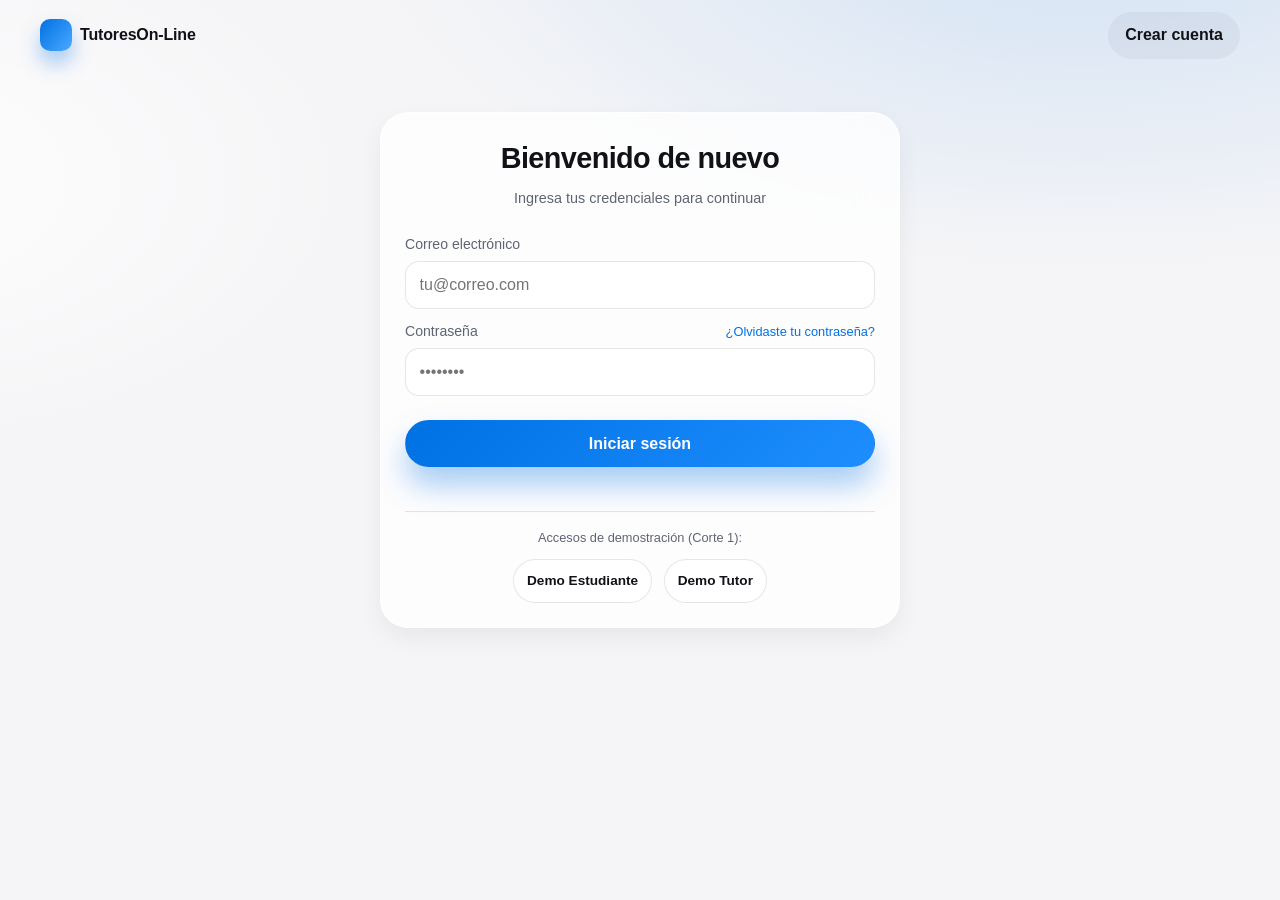
<file: pages/auth/login.html>
<!DOCTYPE html>
<html lang="es">
<head>
  <meta charset="UTF-8" />
  <meta name="viewport" content="width=device-width, initial-scale=1.0, maximum-scale=5.0" />
  <title>Iniciar Sesión | TutoresOn-Line</title>
  <!-- Favicon de anthropic.com -->
  <link rel="icon" type="image/x-icon" href="https://anthropic.com/favicon.ico">
  <link rel="icon" type="image/png" sizes="32x32"
    href="https://www.google.com/s2/favicons?domain=anthropic.com&sz=64">
  <link rel="apple-touch-icon" sizes="180x180"
    href="https://www.google.com/s2/favicons?domain=anthropic.com&sz=180">
  <link rel="stylesheet" href="../../assets/css/base.css" />
  <link rel="stylesheet" href="../../assets/css/layout.css" />
  <link rel="stylesheet" href="../../assets/css/components.css" />
  <link rel="stylesheet" href="../../assets/css/pages/app.css" />
</head>
<body>
  <!-- Auth wrapper: centers login UI and keeps visual consistency across auth pages -->
  <div class="auth-wrapper">
    <!-- Minimal top bar with brand and registration shortcut -->
    <header class="site-header" style="position: absolute; top:0; left:0; width:100%; z-index:10; background:transparent; border:none; backdrop-filter:none;">
      <div class="header-inner">
        <a href="../../index.html" class="brand">
          <div class="brand-pill"></div>
          <span>TutoresOn-Line</span>
        </a>
        <a href="register.html" class="btn btn-ghost">Crear cuenta</a>
      </div>
    </header>

    <!-- Main login card -->
    <main class="auth-card glass reveal" aria-labelledby="login-title">
      <div class="stack" style="text-align: center; gap: var(--space-xs); margin-bottom: var(--space-lg);">
        <h1 id="login-title" style="font-size: 1.8rem; letter-spacing: -0.02em;">Bienvenido de nuevo</h1>
        <p class="meta">Ingresa tus credenciales para continuar</p>
      </div>

      <!--
        Demo action currently redirects to student dashboard.
        Backend-ready fields include name/id attributes for direct API binding.
      -->
      <form action="../student/search-tutors.html" method="post" class="form-grid" autocomplete="on">
        <div class="input-group">
          <label for="login-email">Correo electrónico</label>
          <input type="email" id="login-email" name="email" class="input" placeholder="tu@correo.com" autocomplete="email" required />
        </div>
        
        <div class="input-group">
          <div class="row between">
            <label for="login-password">Contraseña</label>
            <a href="#" class="meta" style="color: var(--brand); font-size: 0.8rem;">¿Olvidaste tu contraseña?</a>
          </div>
          <input type="password" id="login-password" name="password" class="input" placeholder="••••••••" autocomplete="current-password" required />
        </div>

        <button type="submit" class="btn btn-primary" style="margin-top: var(--space-sm); width: 100%;">
          Iniciar sesión
        </button>

        <!-- Demo shortcuts to speed up the Corte 1 presentation flow -->
        <div class="stack" style="margin-top: var(--space-xl); border-top: 1px solid var(--line); padding-top: var(--space-md);">
          <p class="meta" style="text-align: center; font-size: 0.8rem;">Accesos de demostración (Corte 1):</p>
          <div class="row wrap" style="justify-content: center;">
            <a href="../student/search-tutors.html" class="btn btn-secondary" style="font-size: 0.85rem; padding: 0.4rem 0.8rem;">Demo Estudiante</a>
            <a href="../tutor/dashboard.html" class="btn btn-secondary" style="font-size: 0.85rem; padding: 0.4rem 0.8rem;">Demo Tutor</a>
          </div>
        </div>
      </form>
    </main>
  </div>
</body>
</html>
</file>
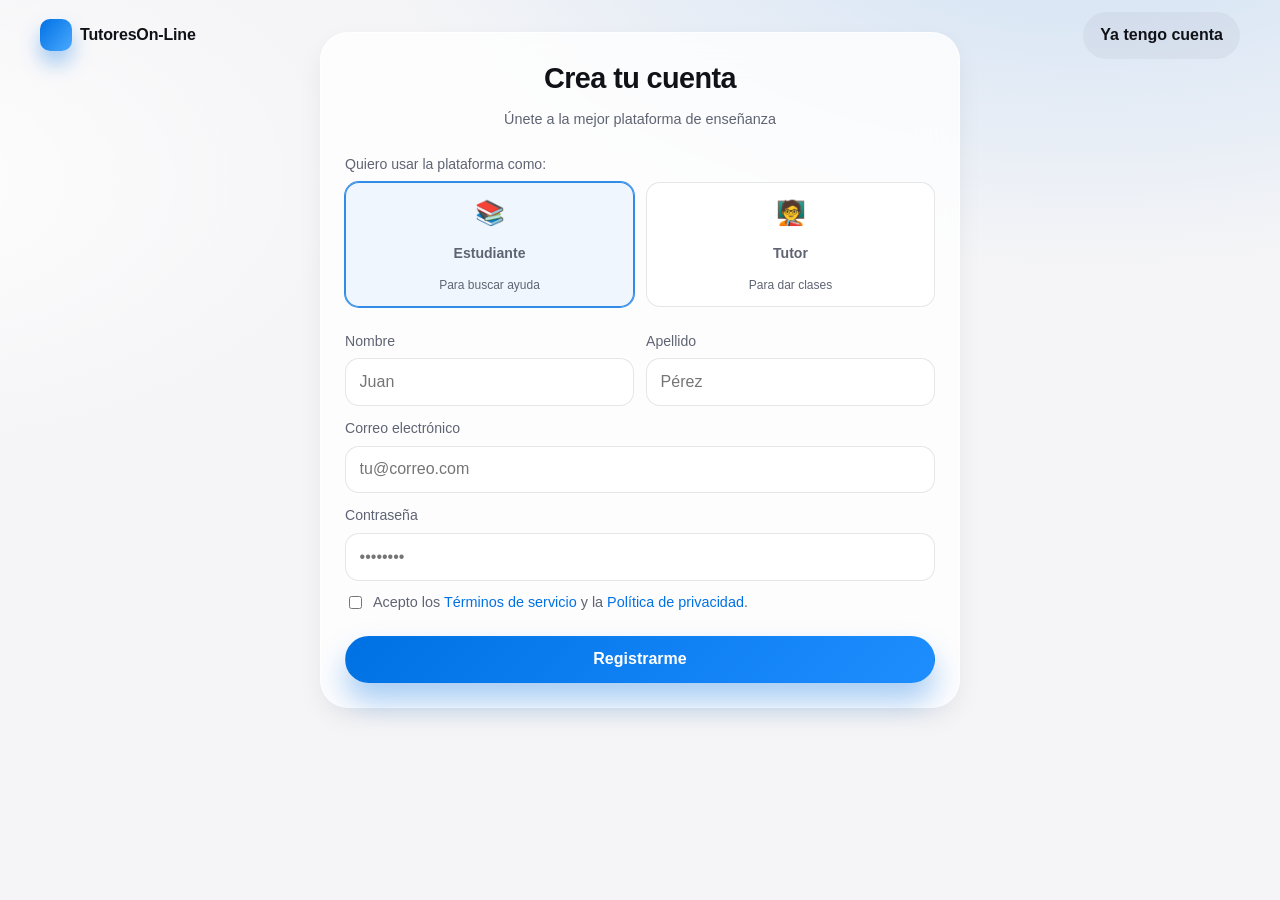
<file: pages/auth/register.html>
<!DOCTYPE html>
<html lang="es">
<head>
  <meta charset="UTF-8" />
  <meta name="viewport" content="width=device-width, initial-scale=1.0, maximum-scale=5.0" />
  <title>Registro | TutoresOn-Line</title>
  <!-- Favicon de anthropic.com -->
  <link rel="icon" type="image/x-icon" href="https://anthropic.com/favicon.ico">
  <link rel="icon" type="image/png" sizes="32x32"
    href="https://www.google.com/s2/favicons?domain=anthropic.com&sz=64">
  <link rel="apple-touch-icon" sizes="180x180"
    href="https://www.google.com/s2/favicons?domain=anthropic.com&sz=180">
  <link rel="stylesheet" href="../../assets/css/base.css" />
  <link rel="stylesheet" href="../../assets/css/layout.css" />
  <link rel="stylesheet" href="../../assets/css/components.css" />
  <link rel="stylesheet" href="../../assets/css/pages/app.css" />
  <style>
    /* Highlights selected role card in registration flow */
    .role-input:checked + .role-box {
      border-color: rgba(0, 113, 227, 0.8);
      background: rgba(0, 113, 227, 0.05);
      box-shadow: 0 0 0 1px rgba(0, 113, 227, 0.8);
    }
  </style>
</head>
<body>
  <!-- Auth wrapper for centered register layout -->
  <div class="auth-wrapper">
    <!-- Top utility navigation -->
    <header class="site-header" style="position: absolute; top:0; left:0; width:100%; z-index:10; background:transparent; border:none; backdrop-filter:none;">
      <div class="header-inner">
        <a href="../../index.html" class="brand">
          <div class="brand-pill"></div>
          <span>TutoresOn-Line</span>
        </a>
        <a href="login.html" class="btn btn-ghost">Ya tengo cuenta</a>
      </div>
    </header>

    <!-- Main registration card -->
    <main class="auth-card glass reveal" style="width: min(100%, 640px);" aria-labelledby="register-title">
      <!-- Card heading -->
      <div class="stack" style="text-align: center; gap: var(--space-xs); margin-bottom: var(--space-lg);">
        <h1 id="register-title" style="font-size: 1.8rem; letter-spacing: -0.02em;">Crea tu cuenta</h1>
        <p class="meta">Únete a la mejor plataforma de enseñanza</p>
      </div>

      <!--
        Demo action currently returns to login.
        Backend-ready naming is included for direct API payload mapping.
      -->
      <form action="login.html" method="post" class="form-grid" autocomplete="on">
        
        <!-- Account role selection (student or tutor) -->
        <div class="input-group" style="margin-bottom: var(--space-sm);">
          <label>Quiero usar la plataforma como:</label>
          <div class="auth-roles">
            <label class="stack" style="cursor: pointer;">
              <input type="radio" id="role-student" name="role" value="student" class="sr-only role-input" checked />
              <div class="role-box stack" style="align-items: center; text-align: center;">
                <span style="font-size: 1.5rem;">📚</span>
                <strong>Estudiante</strong>
                <span class="meta" style="font-size: 0.75rem;">Para buscar ayuda</span>
              </div>
            </label>
            <label class="stack" style="cursor: pointer;">
              <input type="radio" id="role-tutor" name="role" value="tutor" class="sr-only role-input" />
              <div class="role-box stack" style="align-items: center; text-align: center;">
                <span style="font-size: 1.5rem;">🧑‍🏫</span>
                <strong>Tutor</strong>
                <span class="meta" style="font-size: 0.75rem;">Para dar clases</span>
              </div>
            </label>
          </div>
        </div>

        <!-- Personal information fields -->
        <div class="form-grid cols-2">
          <div class="input-group">
            <label for="register-first-name">Nombre</label>
            <input type="text" id="register-first-name" name="firstName" class="input" placeholder="Juan" autocomplete="given-name" required />
          </div>
          <div class="input-group">
            <label for="register-last-name">Apellido</label>
            <input type="text" id="register-last-name" name="lastName" class="input" placeholder="Pérez" autocomplete="family-name" required />
          </div>
        </div>

        <!-- Login credentials -->
        <div class="input-group">
          <label for="register-email">Correo electrónico</label>
          <input type="email" id="register-email" name="email" class="input" placeholder="tu@correo.com" autocomplete="email" required />
        </div>
        
        <div class="input-group">
          <label for="register-password">Contraseña</label>
          <input type="password" id="register-password" name="password" class="input" placeholder="••••••••" autocomplete="new-password" required />
        </div>

        <!-- Legal acceptance gate -->
        <div class="input-group mt-2">
          <label for="terms-accepted" style="display: flex; gap: 0.5rem; align-items: start;">
            <input type="checkbox" id="terms-accepted" name="termsAccepted" required style="margin-top: 0.2rem;" />
            <span class="meta" style="line-height: 1.3;">Acepto los <a href="#" style="color: var(--brand);">Términos de servicio</a> y la <a href="#" style="color: var(--brand);">Política de privacidad</a>.</span>
          </label>
        </div>

        <button type="submit" class="btn btn-primary" style="margin-top: var(--space-sm); width: 100%;">
          Registrarme
        </button>
      </form>
    </main>
  </div>
</body>
</html>
</file>
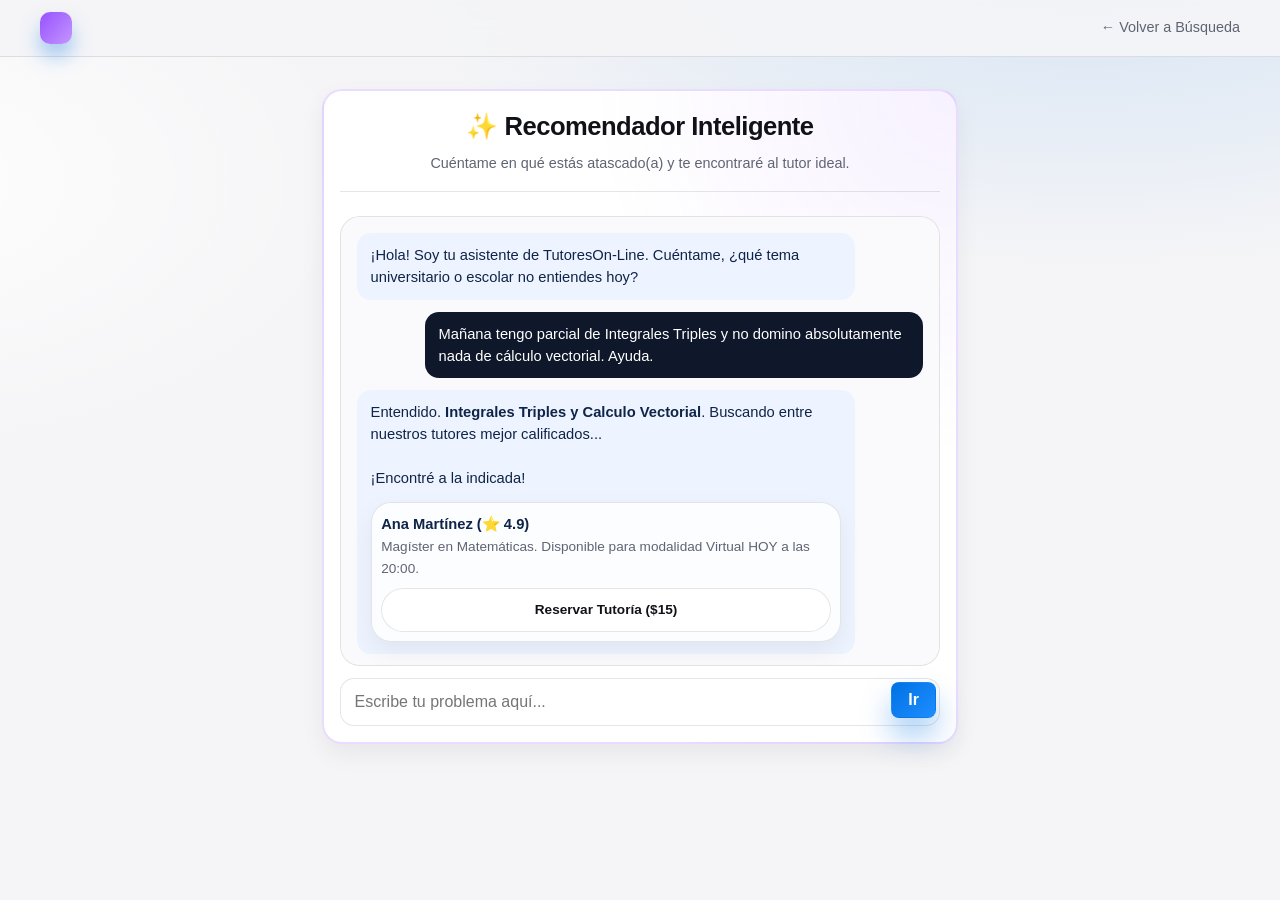
<file: pages/optional/ai-assistant.html>
<!DOCTYPE html>
<html lang="es">
<head>
  <meta charset="UTF-8" />
  <meta name="viewport" content="width=device-width, initial-scale=1.0, maximum-scale=5.0" />
  <title>Asistente de IA | TutoresOn-Line</title>
  <!-- Favicon de anthropic.com -->
  <link rel="icon" type="image/x-icon" href="https://anthropic.com/favicon.ico">
  <link rel="icon" type="image/png" sizes="32x32"
    href="https://www.google.com/s2/favicons?domain=anthropic.com&sz=64">
  <link rel="apple-touch-icon" sizes="180x180"
    href="https://www.google.com/s2/favicons?domain=anthropic.com&sz=180">
  <link rel="stylesheet" href="../../assets/css/base.css" />
  <link rel="stylesheet" href="../../assets/css/layout.css" />
  <link rel="stylesheet" href="../../assets/css/components.css" />
  <link rel="stylesheet" href="../../assets/css/pages/app.css" />
</head>
<body>
  <!-- AI assistant header -->
  <header class="site-header">
    <div class="header-inner">
      <a href="../../index.html" class="brand">
        <div class="brand-pill" style="background: linear-gradient(130deg, #9851ff, #c396ff);"></div>
        <span class="sr-only">TutoresOn-Line (IA)</span>
      </a>
      <a href="../student/search-tutors.html" class="meta">← Volver a Búsqueda</a>
    </div>
  </header>

  <main class="page-shell section reveal" style="max-width: 700px; margin: 0 auto;">
    
    <!-- Conversational recommendation module (UI-only for Corte 1) -->
    <div class="card bg" style="background: radial-gradient(circle at top right, rgba(152,81,255,0.08), transparent 40%), var(--surface-strong); border: 2px solid rgba(152,81,255,0.2);">
      
      <div class="stack" style="text-align: center; gap: 8px; margin-bottom: var(--space-lg); border-bottom: 1px solid var(--line); padding-bottom: var(--space-md);">
        <h1 style="font-size: 1.6rem; letter-spacing: -0.02em;">✨ Recomendador Inteligente</h1>
        <p class="meta">Cuéntame en qué estás atascado(a) y te encontraré al tutor ideal.</p>
      </div>

      <div class="chat-shell">
        
        <!-- Pantalla UI Simulando Chat -->
        <div class="chat-log" style="min-height: 400px; max-height: 50vh; overflow-y: auto; background: #fafafc; padding: 1rem;">
          
          <div class="bubble bot">
            ¡Hola! Soy tu asistente de TutoresOn-Line. Cuéntame, ¿qué tema universitario o escolar no entiendes hoy?
          </div>
          
          <div class="bubble user delay-1">
            Mañana tengo parcial de Integrales Triples y no domino absolutamente nada de cálculo vectorial. Ayuda.
          </div>
          
          <div class="bubble bot delay-2">
            Entendido. <strong>Integrales Triples y Calculo Vectorial</strong>. Buscando entre nuestros tutores mejor calificados...
            <br><br>
            ¡Encontré a la indicada!
            <br>
            <div class="card soft" style="margin-top: 0.8rem; padding: 0.6rem;">
              <strong>Ana Martínez (⭐ 4.9)</strong><br>
              <span class="meta" style="font-size: 0.85rem;">Magíster en Matemáticas. Disponible para modalidad Virtual HOY a las 20:00.</span>
              <a href="../student/tutor-profile.html" class="btn btn-secondary" style="margin-top: 0.5rem; width: 100%; font-size: 0.85rem;">Reservar Tutoría ($15)</a>
            </div>
          </div>
          
        </div>

        <div class="input-group" style="position: relative;">
          <label for="ai-query" class="sr-only">Consulta al asistente IA</label>
          <input type="text" id="ai-query" name="query" class="input" placeholder="Escribe tu problema aquí..." style="padding-right: 50px; background: #ffffff;" />
          <button class="btn btn-primary" style="position: absolute; right: 4px; top: 4px; min-height: 36px; padding: 0 1rem; border-radius: 8px;" onclick="alert('Funcionalidad Opcional (Front-end)')">Ir</button>
        </div>

      </div>
    </div>
  </main>
</body>
</html>
</file>
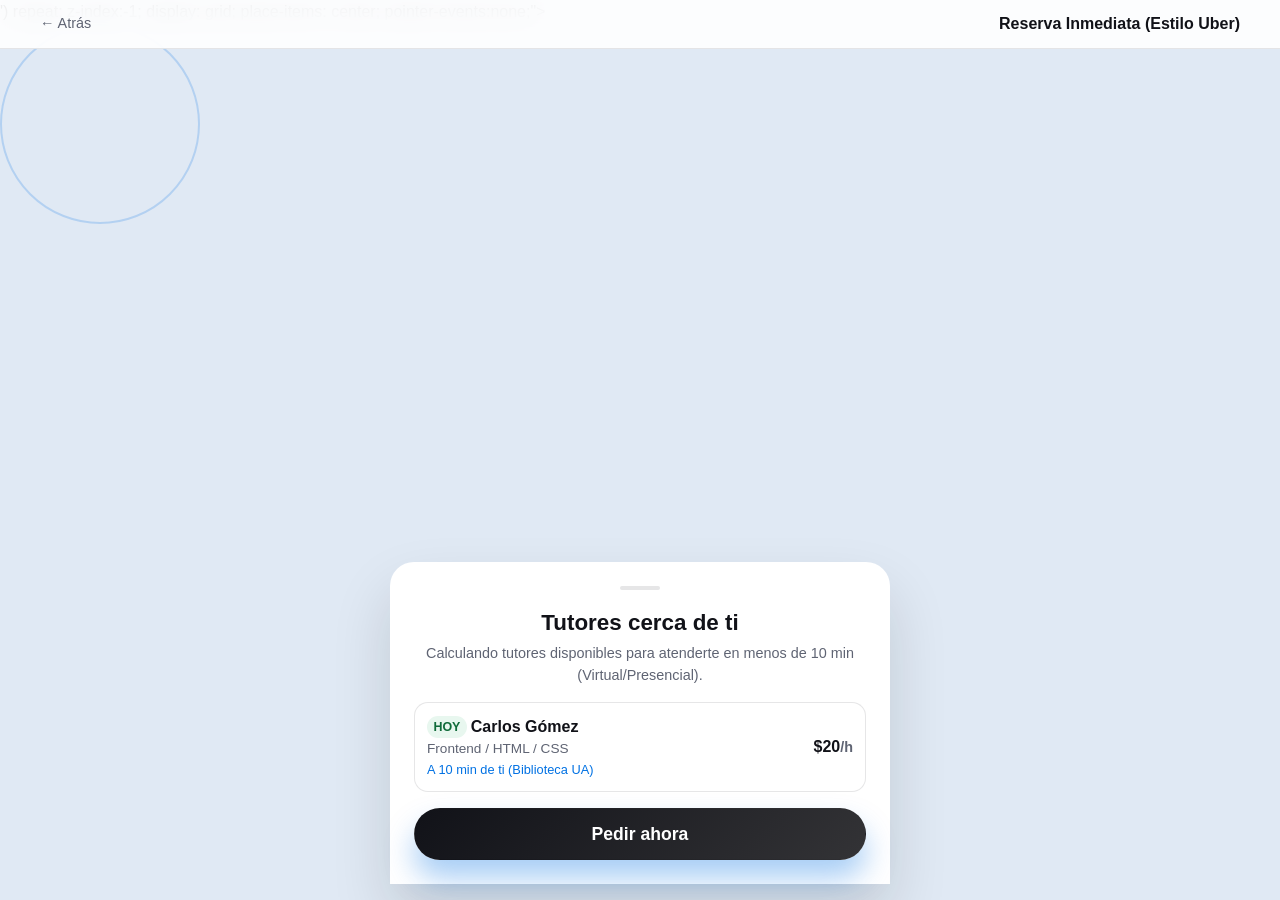
<file: pages/optional/realtime-booking.html>
<!DOCTYPE html>
<html lang="es">
<head>
  <meta charset="UTF-8" />
  <meta name="viewport" content="width=device-width, initial-scale=1.0, maximum-scale=5.0" />
  <title>Reserva en Tiempo Real | TutoresOn-Line</title>
  <!-- Favicon de anthropic.com -->
  <link rel="icon" type="image/x-icon" href="https://anthropic.com/favicon.ico">
  <link rel="icon" type="image/png" sizes="32x32"
    href="https://www.google.com/s2/favicons?domain=anthropic.com&sz=64">
  <link rel="apple-touch-icon" sizes="180x180"
    href="https://www.google.com/s2/favicons?domain=anthropic.com&sz=180">
  <link rel="stylesheet" href="../../assets/css/base.css" />
  <link rel="stylesheet" href="../../assets/css/layout.css" />
  <link rel="stylesheet" href="../../assets/css/components.css" />
  <link rel="stylesheet" href="../../assets/css/pages/app.css" />
</head>
<body style="overflow: hidden; min-height: 100vh;">
  
  <!-- Interface App-like Floating -->
  <header class="site-header" style="background: rgba(255,255,255,0.9);">
    <div class="header-inner">
      <a href="../student/search-tutors.html" class="meta">← Atrás</a>
      <strong>Reserva Inmediata (Estilo Uber)</strong>
    </div>
  </header>

  <!-- Simulated map canvas background for on-demand booking concept -->
  <div style="position: absolute; top:0; left:0; width:100vw; height:100vh; background: #e0e9f4 url('data:image/svg+xml;utf8,<svg width=\"20\" height=\"20\" viewBox=\"0 0 20 20\" xmlns=\"http://www.w3.org/2000/svg\"><circle cx=\"2\" cy=\"2\" r=\"1\" fill=\"rgba(0,113,227,0.1)\"/></svg>') repeat; z-index:-1; display: grid; place-items: center; pointer-events:none;">
    <div style="width: 200px; height: 200px; border-radius: 50%; border: 2px solid rgba(0,113,227,0.2); animation: fade-up 2s infinite alternate;"></div>
  </div>

  <!-- Bottom sheet with nearby tutor result -->
  <main style="position: absolute; bottom: 0; width: 100%; padding: var(--space-md);">
    <div class="card page-shell reveal" style="max-width: 500px; margin: 0 auto; box-shadow: var(--shadow-lg); border-radius: 24px 24px 0 0; border: none; padding: var(--space-lg);">
      
      <div style="width: 40px; height: 4px; background: var(--line); border-radius: 4px; margin: 0 auto var(--space-md);"></div>

      <div class="stack" style="text-align: center; gap: 4px; margin-bottom: var(--space-md);">
        <h2 style="font-size: 1.4rem;">Tutores cerca de ti</h2>
        <p class="meta" style="font-size: 0.9rem;">Calculando tutores disponibles para atenderte en menos de 10 min (Virtual/Presencial).</p>
      </div>

      <div class="list">
        <div class="list-item" style="display: flex; justify-content: space-between; align-items: center; cursor: pointer;">
          <div class="stack" style="gap:0;">
            <div class="row" style="gap: var(--space-2xs);"><span class="badge badge-success" style="padding: 0.1rem 0.4rem;">HOY</span> <strong>Carlos Gómez</strong></div>
            <span class="meta" style="font-size: 0.85rem;">Frontend / HTML / CSS</span>
            <span class="meta" style="font-size: 0.8rem; color:var(--brand);">A 10 min de ti (Biblioteca UA)</span>
          </div>
          <strong>$20<span class="meta">/h</span></strong>
        </div>
      </div>

      <a href="../student/book-session.html" class="btn btn-primary" style="margin-top: var(--space-md); width: 100%; font-size: 1.1rem; min-height: 52px; background: linear-gradient(135deg, #111218, #333336);">Pedir ahora</a>
    </div>
  </main>
</body>
</html>
</file>
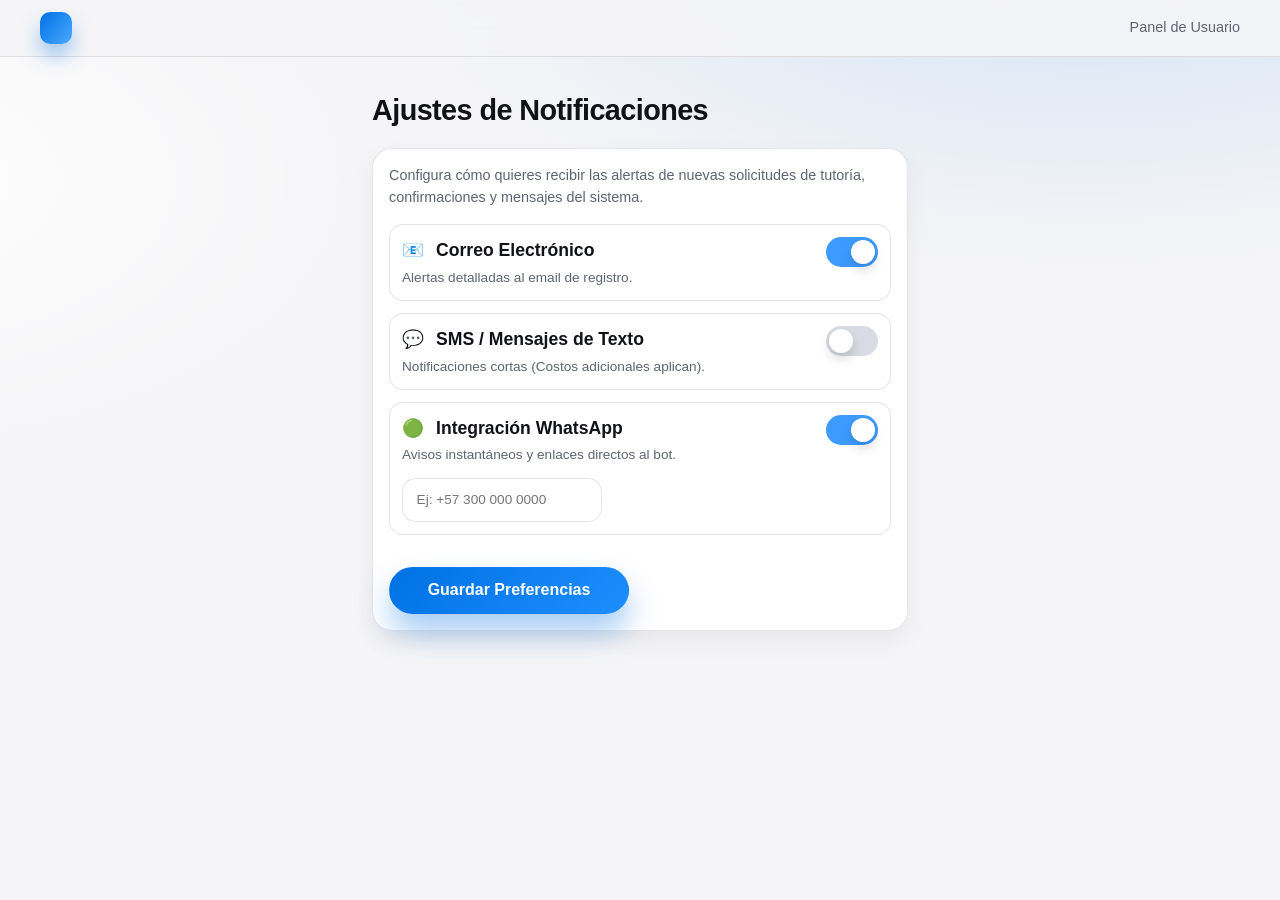
<file: pages/shared/notifications.html>
<!DOCTYPE html>
<html lang="es">
<head>
  <meta charset="UTF-8" />
  <meta name="viewport" content="width=device-width, initial-scale=1.0, maximum-scale=5.0" />
  <title>Notificaciones y Ajustes | TutoresOn-Line</title>
  <!-- Favicon de anthropic.com -->
  <link rel="icon" type="image/x-icon" href="https://anthropic.com/favicon.ico">
  <link rel="icon" type="image/png" sizes="32x32"
    href="https://www.google.com/s2/favicons?domain=anthropic.com&sz=64">
  <link rel="apple-touch-icon" sizes="180x180"
    href="https://www.google.com/s2/favicons?domain=anthropic.com&sz=180">
  <link rel="stylesheet" href="../../assets/css/base.css" />
  <link rel="stylesheet" href="../../assets/css/layout.css" />
  <link rel="stylesheet" href="../../assets/css/components.css" />
  <link rel="stylesheet" href="../../assets/css/pages/app.css" />
</head>
<body>
  <!-- Notification settings header -->
  <header class="site-header">
    <div class="header-inner">
      <a href="../../index.html" class="brand">
        <div class="brand-pill"></div>
        <span class="sr-only">TutoresOn-Line</span>
      </a>
      <span class="meta">Panel de Usuario</span>
    </div>
  </header>

  <main class="page-shell section reveal" style="max-width: 600px; margin: 0 auto;">
    <div class="section-heading">
      <h1 style="font-size: 1.8rem; letter-spacing: -0.02em;">Ajustes de Notificaciones</h1>
    </div>

    <!-- Preference panel prepared for future profile settings endpoint -->
    <div class="card stack" style="gap: var(--space-md);">
      
      <p class="meta" style="line-height: 1.5;">Configura cómo quieres recibir las alertas de nuevas solicitudes de tutoría, confirmaciones y mensajes del sistema.</p>
      
      <div class="pref-list">
        
        <!-- Email -->
        <div class="pref-item">
          <div class="stack" style="gap: 4px;">
            <div class="row" style="font-size: 1.1rem;">
              <span>📧</span>
              <strong>Correo Electrónico</strong>
            </div>
            <span class="meta" style="font-size: 0.85rem;">Alertas detalladas al email de registro.</span>
          </div>
          <div class="toggle active" onclick="this.classList.toggle('active')" style="cursor: pointer;"></div>
        </div>
        
        <!-- SMS -->
        <div class="pref-item">
          <div class="stack" style="gap: 4px;">
            <div class="row" style="font-size: 1.1rem;">
              <span>💬</span>
              <strong>SMS / Mensajes de Texto</strong>
            </div>
            <span class="meta" style="font-size: 0.85rem;">Notificaciones cortas (Costos adicionales aplican).</span>
          </div>
          <div class="toggle" onclick="this.classList.toggle('active')" style="cursor: pointer;"></div>
        </div>
        
        <!-- WhatsApp -->
        <div class="pref-item">
          <div class="stack" style="gap: 4px;">
            <div class="row" style="font-size: 1.1rem;">
              <span>🟢</span>
              <strong>Integración WhatsApp</strong>
            </div>
            <span class="meta" style="font-size: 0.85rem;">Avisos instantáneos y enlaces directos al bot.</span>
            <label for="whatsapp-number" class="sr-only">Número de WhatsApp</label>
            <input type="text" id="whatsapp-number" name="whatsappNumber" class="input" placeholder="Ej: +57 300 000 0000" style="margin-top: 0.5rem; max-width: 200px; font-size: 0.85rem;" />
          </div>
          <div class="toggle active" onclick="this.classList.toggle('active')" style="cursor: pointer;"></div>
        </div>

      </div>

      <button class="btn btn-primary" style="margin-top: var(--space-md); max-width: 240px;">Guardar Preferencias</button>

    </div>
  </main>
</body>
</html>
</file>
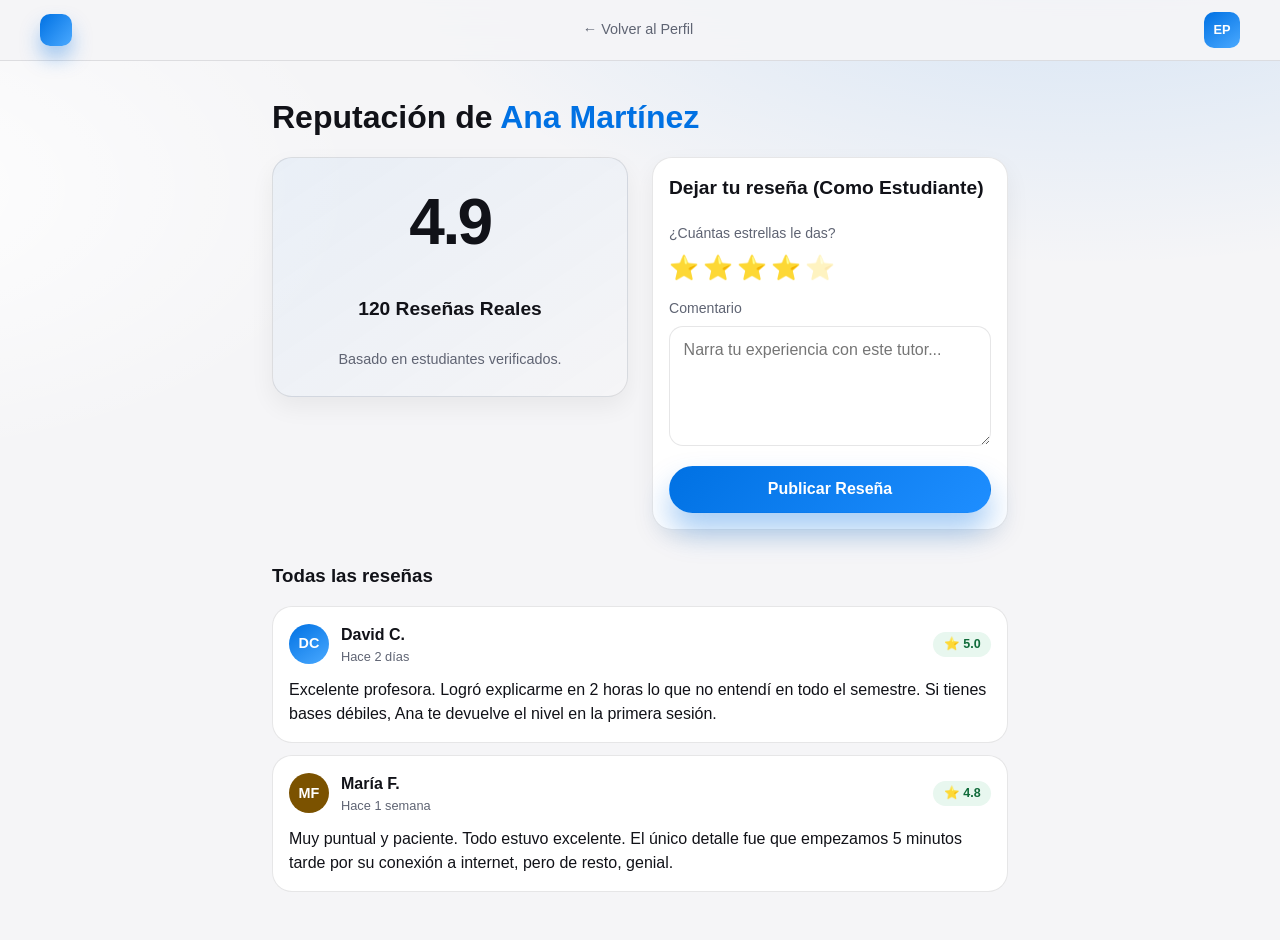
<file: pages/shared/reputation.html>
<!DOCTYPE html>
<html lang="es">
<head>
  <meta charset="UTF-8" />
  <meta name="viewport" content="width=device-width, initial-scale=1.0, maximum-scale=5.0" />
  <title>Reputación del Tutor | TutoresOn-Line</title>
  <!-- Favicon de anthropic.com -->
  <link rel="icon" type="image/x-icon" href="https://anthropic.com/favicon.ico">
  <link rel="icon" type="image/png" sizes="32x32"
    href="https://www.google.com/s2/favicons?domain=anthropic.com&sz=64">
  <link rel="apple-touch-icon" sizes="180x180"
    href="https://www.google.com/s2/favicons?domain=anthropic.com&sz=180">
  <link rel="stylesheet" href="../../assets/css/base.css" />
  <link rel="stylesheet" href="../../assets/css/layout.css" />
  <link rel="stylesheet" href="../../assets/css/components.css" />
  <link rel="stylesheet" href="../../assets/css/pages/app.css" />
</head>
<body>
  <!-- Reputation header and return navigation -->
  <header class="site-header">
    <div class="header-inner">
      <a href="../../index.html" class="brand">
        <div class="brand-pill"></div>
        <span class="sr-only">TutoresOn-Line</span>
      </a>
      <a href="../student/tutor-profile.html" class="meta">← Volver al Perfil</a>
      <div class="row">
        <div class="avatar" style="width: 36px; height: 36px; font-size: 0.8rem; border-radius: 10px;">EP</div>
      </div>
    </div>
  </header>

  <main class="page-shell section reveal" style="max-width: 800px; margin: 0 auto;">
    
    <div class="section-heading">
      <h1 style="font-size: 2rem;">Reputación de <span style="color:var(--brand);">Ana Martínez</span></h1>
    </div>

    <!-- KPI and student review submission form -->
    <div class="grid grid-2" style="gap: var(--space-lg); align-items: start; margin-bottom: var(--space-xl);">
      <div class="card soft stack" style="gap: var(--space-md); text-align: center; justify-content: center; min-height: 240px; background: linear-gradient(to bottom right, rgba(0, 113, 227, 0.05), transparent);">
        <div class="score" style="font-size: 4rem;">4.9</div>
        <strong style="font-size: 1.2rem;">120 Reseñas Reales</strong>
        <p class="meta">Basado en estudiantes verificados.</p>
      </div>

      <!-- Backend-ready review payload: rating + comment -->
      <form action="../student/search-tutors.html" method="post" class="card stack" style="gap: var(--space-sm);">
        <h3 style="font-size: 1.2rem; margin-bottom: 0.5rem;">Dejar tu reseña (Como Estudiante)</h3>
        <div class="input-group">
          <label>¿Cuántas estrellas le das?</label>
          <div class="row" style="gap: 4px; font-size: 1.5rem; cursor: pointer;">
            <span>⭐</span><span>⭐</span><span>⭐</span><span>⭐</span><span style="opacity:0.3;">⭐</span>
          </div>
          <input type="hidden" name="rating" value="4" />
        </div>
        <div class="input-group">
          <label for="review-comment">Comentario</label>
          <textarea id="review-comment" name="comment" class="textarea" rows="4" placeholder="Narra tu experiencia con este tutor..."></textarea>
        </div>
        <button type="submit" class="btn btn-primary" style="margin-top: 0.5rem;" onclick="alert('Evaluación simulada guardada.')">Publicar Reseña</button>
      </form>
    </div>

    <!-- Listado Histórico -->
    <div class="stack" style="gap: var(--space-md);">
      <h3>Todas las reseñas</h3>
      <div class="list">
        
        <div class="list-item" style="border-radius: var(--radius-md); padding: var(--space-md);">
          <div class="row between" style="margin-bottom: var(--space-sm);">
            <div class="row" style="gap: var(--space-sm);">
              <div class="avatar" style="width:40px; height:40px; border-radius:50%; font-size:0.9rem;">DC</div>
              <div class="stack" style="gap:0;">
                <strong>David C.</strong>
                <span class="meta" style="font-size: 0.8rem;">Hace 2 días</span>
              </div>
            </div>
            <div class="badge badge-success">⭐ 5.0</div>
          </div>
          <p style="font-size: 1rem; line-height: 1.5;">Excelente profesora. Logró explicarme en 2 horas lo que no entendí en todo el semestre. Si tienes bases débiles, Ana te devuelve el nivel en la primera sesión.</p>
        </div>

        <div class="list-item" style="border-radius: var(--radius-md); padding: var(--space-md);">
          <div class="row between" style="margin-bottom: var(--space-sm);">
            <div class="row" style="gap: var(--space-sm);">
              <div class="avatar" style="width:40px; height:40px; border-radius:50%; font-size:0.9rem; background:#7b5200; color:#fff;">MF</div>
              <div class="stack" style="gap:0;">
                <strong>María F.</strong>
                <span class="meta" style="font-size: 0.8rem;">Hace 1 semana</span>
              </div>
            </div>
            <div class="badge badge-success">⭐ 4.8</div>
          </div>
          <p style="font-size: 1rem; line-height: 1.5;">Muy puntual y paciente. Todo estuvo excelente. El único detalle fue que empezamos 5 minutos tarde por su conexión a internet, pero de resto, genial.</p>
        </div>

      </div>
    </div>
  </main>
</body>
</html>
</file>
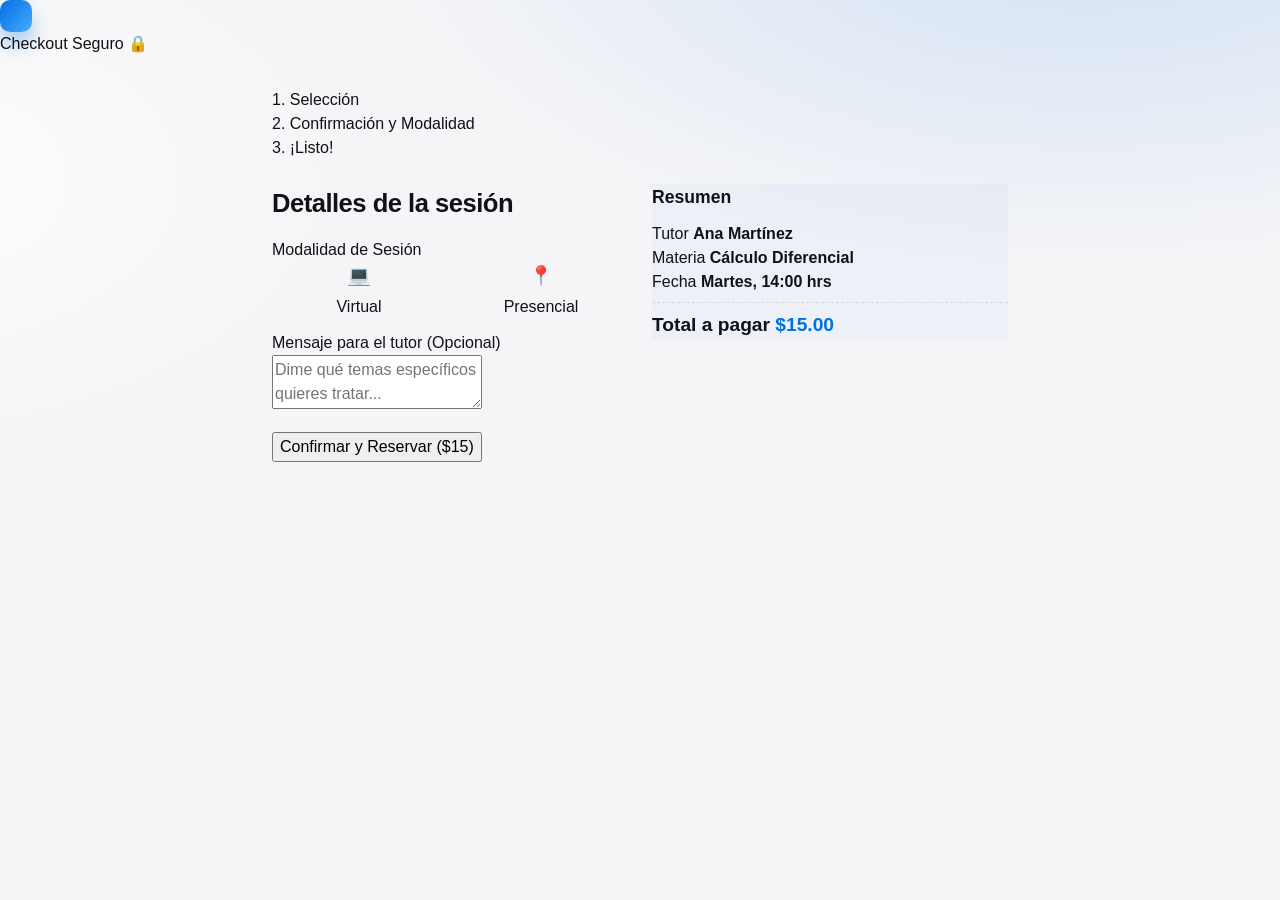
<file: pages/student/book-session.html>
<!DOCTYPE html>
<html lang="es">
<head>
  <meta charset="UTF-8" />
  <meta name="viewport" content="width=device-width, initial-scale=1.0, maximum-scale=5.0" />
  <title>Reserva y Pago | TutoresOn-Line</title>
  <!-- Favicon de anthropic.com -->
  <link rel="icon" type="image/x-icon" href="https://anthropic.com/favicon.ico">
  <link rel="icon" type="image/png" sizes="32x32"
    href="https://www.google.com/s2/favicons?domain=anthropic.com&sz=64">
  <link rel="apple-touch-icon" sizes="180x180"
    href="https://www.google.com/s2/favicons?domain=anthropic.com&sz=180">
  <link rel="stylesheet" href="../../assets/css/base.css" />
  <link rel="stylesheet" href="../../assets/css/layout.css" />
  <link rel="stylesheet" href="../../assets/css/co43
    <div class="header-inner">
      <a href="../../index.html" class="brand">
        <div class="brand-pill"></div>
        <span class="sr-only">TutoresOn-Line</span>
      </a>
      <span class="meta">Checkout Seguro 🔒</span>
    </div>
  </header>

  <main class="page-shell section reveal" style="max-width: 800px; margin: 0 auto;">
    
    <!-- Booking progress indicator -->
    <div class="stepper" style="margin-bottom: var(--space-lg); justify-content: center;">
      <div class="step">1. Selección</div>
      <div class="step current">2. Confirmación y Modalidad</div>
      <div class="step">3. ¡Listo!</div>
    </div>

    <!-- Checkout split: editable form + immutable summary -->
    <div class="grid grid-2" style="align-items: start; gap: var(--space-lg);">
      <div class="stack">
        <!-- Reservation configuration -->
        <h1 style="font-size: 1.6rem; letter-spacing: -0.02em;">Detalles de la sesión</h1>
        
        <!-- Booking form prepared for future reservation API integration -->
        <form action="my-sessions.html" method="post" class="stack" style="margin-top: var(--space-md);">
          <div class="card soft stack" style="gap: var(--space-xs);">
            <div class="input-group">
              <label>Modalidad de Sesión</label>
              <div class="grid grid-2" style="gap: var(--space-xs);">
                <label class="slot available" style="cursor:pointer; display:flex; flex-direction:column; justify-content:center; align-items:center;">
                  <input type="radio" id="mode-virtual" name="modality" value="virtual" class="sr-only" checked>
                  <span style="font-size: 1.2rem; margin-bottom:4px;">💻</span> Virtual
                </label>
                <label class="slot" style="cursor:pointer; display:flex; flex-direction:column; justify-content:center; align-items:center; border-color:var(--line);">
                  <input type="radio" id="mode-presencial" name="modality" value="presencial" class="sr-only">
                  <span style="font-size: 1.2rem; margin-bottom:4px;">📍</span> Presencial
                </label>
              </div>
            </div>
            
            <div class="input-group" style="margin-top: var(--space-sm);">
              <label for="booking-note">Mensaje para el tutor (Opcional)</label>
              <textarea id="booking-note" name="studentNote" class="textarea" placeholder="Dime qué temas específicos quieres tratar..."></textarea>
            </div>
          </div>

          <button type="submit" class="btn btn-primary" style="margin-top: var(--space-md);">Confirmar y Reservar ($15)</button>
        </form>
      </div>

      <!-- Price and booking summary card -->
      <div class="card" style="background: rgba(0, 113, 227, 0.03); border-color: rgba(0, 113, 227, 0.1);">
        <h3 style="font-size: 1.1rem; margin-bottom: var(--space-sm);">Resumen</h3>
        <div class="stack" style="gap: var(--space-sm);">
          <div class="row between">
            <span class="meta">Tutor</span>
            <strong>Ana Martínez</strong>
          </div>
          <div class="row between">
            <span class="meta">Materia</span>
            <strong>Cálculo Diferencial</strong>
          </div>
          <div class="row between">
            <span class="meta">Fecha</span>
            <strong>Martes, 14:00 hrs</strong>
          </div>
          <div style="border-top: 1px dashed var(--line); margin: var(--space-xs) 0;"></div>
          <div class="row between" style="font-size: 1.2rem;">
            <strong>Total a pagar</strong>
            <strong style="color: var(--brand);">$15.00</strong>
          </div>
        </div>
      </div>
    </div>
  </main>
</body>
</html>
</file>
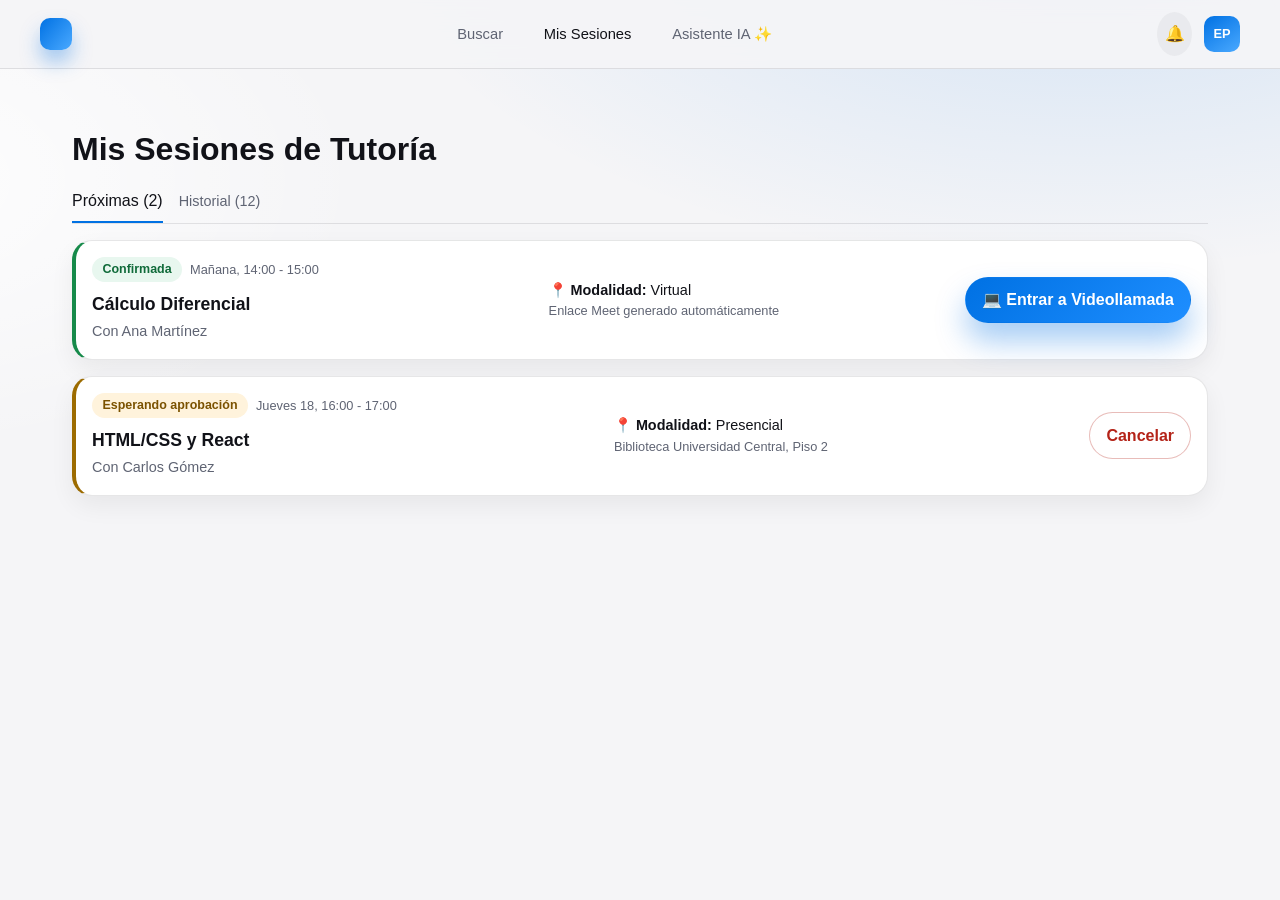
<file: pages/student/my-sessions.html>
<!DOCTYPE html>
<html lang="es">
<head>
  <meta charset="UTF-8" />
  <meta name="viewport" content="width=device-width, initial-scale=1.0, maximum-scale=5.0" />
  <title>Mis Sesiones | TutoresOn-Line</title>
  <!-- Favicon de anthropic.com -->
  <link rel="icon" type="image/x-icon" href="https://anthropic.com/favicon.ico">
  <link rel="icon" type="image/png" sizes="32x32"
    href="https://www.google.com/s2/favicons?domain=anthropic.com&sz=64">
  <link rel="apple-touch-icon" sizes="180x180"
    href="https://www.google.com/s2/favicons?domain=anthropic.com&sz=180">
  <link rel="stylesheet" href="../../assets/css/base.css" />
  <link rel="stylesheet" href="../../assets/css/layout.css" />
  <link rel="stylesheet" href="../../assets/css/components.css" />
  <link rel="stylesheet" href="../../assets/css/pages/app.css" />
</head>
<body>
  <!-- Student session center header -->
  <header class="site-header">
    <div class="header-inner">
      <a href="../../index.html" class="brand">
        <div class="brand-pill"></div>
        <span class="sr-only">TutoresOn-Line</span>
      </a>
      <nav class="top-nav">
        <a href="search-tutors.html">Buscar</a>
        <a href="my-sessions.html" style="color: var(--text); font-weight: 500;">Mis Sesiones</a>
        <a href="../optional/ai-assistant.html">Asistente IA ✨</a>
      </nav>
      <div class="row">
        <a href="../shared/notifications.html" class="btn btn-ghost" style="padding: 0.4rem; border-radius: 50%;">🔔</a>
        <div class="avatar" style="width: 36px; height: 36px; font-size: 0.8rem; border-radius: 10px;">EP</div>
      </div>
    </div>
  </header>

  <main class="page-shell section reveal">
    <div class="section-heading">
      <h1 style="font-size: 2rem;">Mis Sesiones de Tutoría</h1>
    </div>

    <!-- Pestañas simuladas -->
    <div class="row" style="margin-bottom: var(--space-md); border-bottom: 1px solid var(--line); padding-bottom: 0px; gap: var(--space-md);">
      <div style="border-bottom: 2px solid var(--brand); padding-bottom: 0.5rem; font-weight: 500;">Próximas (2)</div>
      <div class="meta" style="padding-bottom: 0.5rem; cursor: pointer;">Historial (12)</div>
    </div>

    <!-- Session cards grouped by state -->
    <div class="stack" style="gap: var(--space-md);">
      
      <!-- Sesión Confirmada (Virtual) -->
      <div class="card session-row" style="border-left: 4px solid var(--success);">
        <div class="stack" style="gap: var(--space-2xs);">
          <div class="row" style="gap: var(--space-xs);">
            <div class="badge badge-success">Confirmada</div>
            <span class="meta" style="font-size: 0.8rem;">Mañana, 14:00 - 15:00</span>
          </div>
          <h3 style="font-size: 1.1rem; margin-top: 0.3rem;">Cálculo Diferencial</h3>
          <p class="meta">Con Ana Martínez</p>
        </div>
        
        <div class="stack" style="gap: 0;">
          <span style="font-size: 0.9rem;">📍 <strong>Modalidad:</strong> Virtual</span>
          <span class="meta" style="font-size: 0.8rem;">Enlace Meet generado automáticamente</span>
        </div>

        <div class="row wrap" style="justify-content: flex-end;">
          <a href="#" class="btn btn-primary" onclick="alert('Simulación: Abriendo Google Meet / Zoom/ Teams...'); return false;">💻 Entrar a Videollamada</a>
        </div>
      </div>

      <!-- Sesión Pendiente (Presencial) -->
      <div class="card session-row" style="border-left: 4px solid var(--warning);">
        <div class="stack" style="gap: var(--space-2xs);">
          <div class="row" style="gap: var(--space-xs);">
            <div class="badge badge-warning">Esperando aprobación</div>
            <span class="meta" style="font-size: 0.8rem;">Jueves 18, 16:00 - 17:00</span>
          </div>
          <h3 style="font-size: 1.1rem; margin-top: 0.3rem;">HTML/CSS y React</h3>
          <p class="meta">Con Carlos Gómez</p>
        </div>
        
        <div class="stack" style="gap: 0;">
          <span style="font-size: 0.9rem;">📍 <strong>Modalidad:</strong> Presencial</span>
          <span class="meta" style="font-size: 0.8rem;">Biblioteca Universidad Central, Piso 2</span>
        </div>

        <div class="row wrap" style="justify-content: flex-end;">
          <button class="btn btn-secondary" style="color: var(--danger); border-color: rgba(180,35,24,0.3);">Cancelar</button>
        </div>
      </div>

    </div>
  </main>
</body>
</html>
</file>
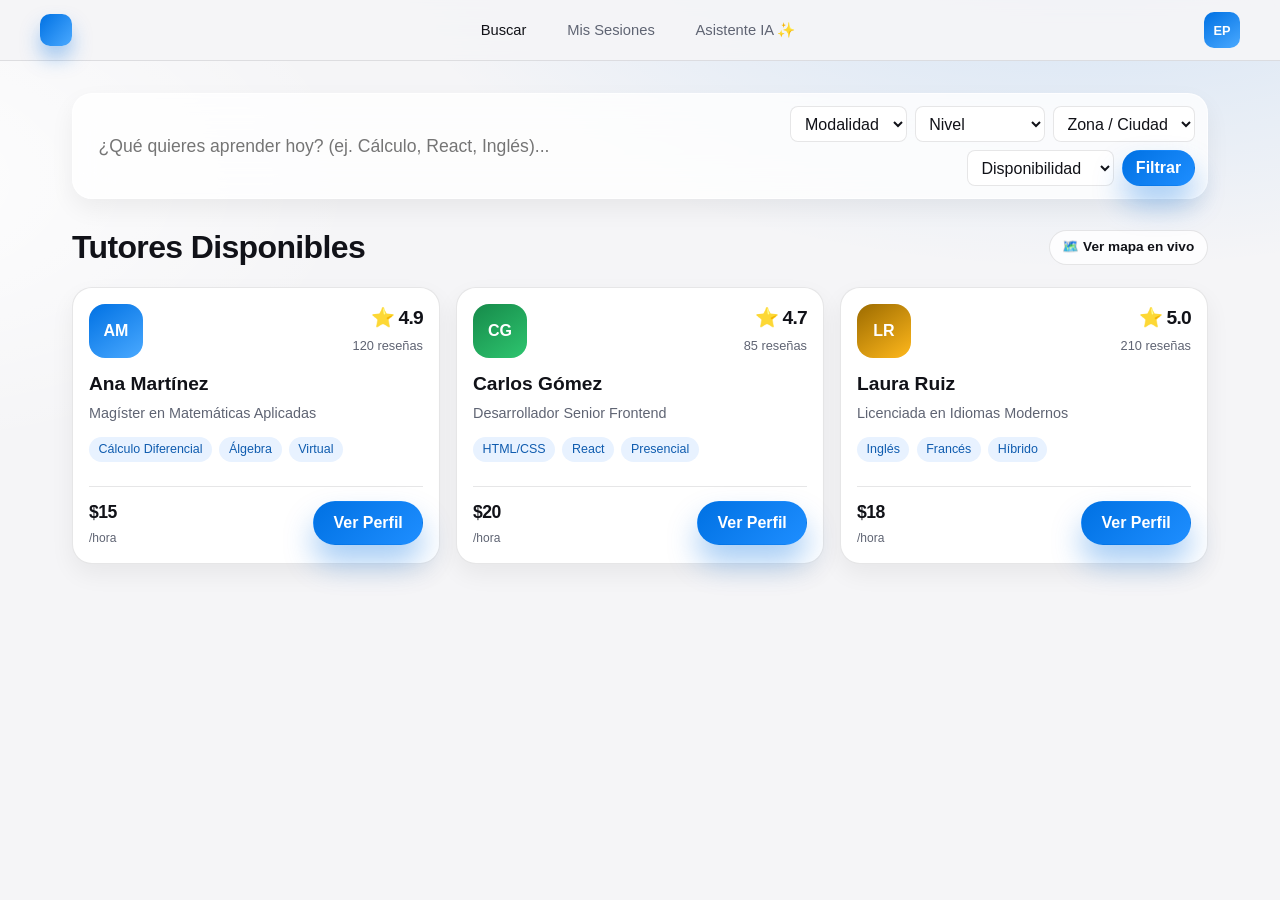
<file: pages/student/search-tutors.html>
<!DOCTYPE html>
<html lang="es">
<head>
  <meta charset="UTF-8" />
  <meta name="viewport" content="width=device-width, initial-scale=1.0, maximum-scale=5.0" />
  <title>Buscar Tutores | TutoresOn-Line</title>
  <!-- Favicon de anthropic.com -->
  <link rel="icon" type="image/x-icon" href="https://anthropic.com/favicon.ico">
  <link rel="icon" type="image/png" sizes="32x32"
    href="https://www.google.com/s2/favicons?domain=anthropic.com&sz=64">
  <link rel="apple-touch-icon" sizes="180x180"
    href="https://www.google.com/s2/favicons?domain=anthropic.com&sz=180">
  <link rel="stylesheet" href="../../assets/css/base.css" />
  <link rel="stylesheet" href="../../assets/css/layout.css" />
  <link rel="stylesheet" href="../../assets/css/components.css" />
  <link rel="stylesheet" href="../../assets/css/pages/app.css" />
</head>
<body>
  <!-- Main student header navigation -->
  <header class="site-header">
    <div class="header-inner">
      <a href="../../index.html" class="brand">
        <div class="brand-pill"></div>
        <span class="sr-only">TutoresOn-Line</span>
      </a>
      <nav class="top-nav">
        <a href="search-tutors.html" style="color: var(--text); font-weight: 500;">Buscar</a>
        <a href="my-sessions.html">Mis Sesiones</a>
        <a href="../optional/ai-assistant.html">Asistente IA ✨</a>
      </nav>
      <div class="row">
        <div class="avatar" style="width: 36px; height: 36px; font-size: 0.8rem; border-radius: 10px;">EP</div>
      </div>
    </div>
  </header>

  <main class="page-shell">
    <!--
      Search filter form.
      Uses querystring-compatible names so backend can read filters with minimal changes.
    -->
    <form class="toolbar glass" action="search-tutors.html" method="get" style="border-radius: var(--radius-md); padding: var(--space-sm); margin-bottom: var(--space-lg); position: sticky; top: 70px; z-index: 10;">
      <div class="input-group">
        <label for="search-query" class="sr-only">Buscar materia o tema</label>
        <input type="text" id="search-query" name="query" class="input" placeholder="¿Qué quieres aprender hoy? (ej. Cálculo, React, Inglés)..." style="border: none; background: transparent; font-size: 1.1rem;" />
      </div>
      <!-- Faceted filtering controls -->
      <div class="row wrap" style="gap: var(--space-xs); justify-content: flex-end;">
        <label for="search-modality" class="sr-only">Filtrar por modalidad</label>
        <select id="search-modality" name="modality" class="select" style="min-height: 36px; padding: 0.3rem 0.6rem; border-radius: 8px;">
          <option>Modalidad</option>
          <option>Virtual</option>
          <option>Presencial</option>
        </select>
        <label for="search-level" class="sr-only">Filtrar por nivel</label>
        <select id="search-level" name="level" class="select" style="min-height: 36px; padding: 0.3rem 0.6rem; border-radius: 8px;">
          <option>Nivel</option>
          <option>Básico</option>
          <option>Universitario</option>
        </select>
        <label for="search-location" class="sr-only">Filtrar por ubicación</label>
        <select id="search-location" name="location" class="select" style="min-height: 36px; padding: 0.3rem 0.6rem; border-radius: 8px;">
          <option>Zona / Ciudad</option>
        </select>
        <label for="search-availability" class="sr-only">Filtrar por disponibilidad</label>
        <select id="search-availability" name="availability" class="select" style="min-height: 36px; padding: 0.3rem 0.6rem; border-radius: 8px;">
          <option>Disponibilidad</option>
          <option>Hoy</option>
          <option>Esta semana</option>
          <option>Fin de semana</option>
        </select>
        <button type="submit" class="btn btn-primary" style="min-height: 36px; padding: 0.3rem 0.8rem;">Filtrar</button>
      </div>
    </form>

    <!-- Search result listing -->
    <div class="section-heading">
      <h2>Tutores Disponibles</h2>
      <a href="../optional/realtime-booking.html" class="btn btn-secondary" style="min-height: 32px; padding: 0.4rem 0.8rem; font-size: 0.85rem;">🗺️ Ver mapa en vivo</a>
    </div>

    <div class="grid grid-3">
      <!-- Tutor Card 1 -->
      <div class="card tutor-card reveal delay-1">
        <div class="tutor-header">
          <div class="avatar">AM</div>
          <div class="stack" style="text-align: right; gap: 0;">
            <div class="score" style="font-size: 1.2rem;">⭐ 4.9</div>
            <span class="meta" style="font-size: 0.8rem;">120 reseñas</span>
          </div>
        </div>
        <div class="stack" style="gap: 4px;">
          <h3 style="font-size: 1.2rem;">Ana Martínez</h3>
          <span class="meta">Magíster en Matemáticas Aplicadas</span>
        </div>
        <div class="chips">
          <span class="chip">Cálculo Diferencial</span>
          <span class="chip">Álgebra</span>
          <span class="chip">Virtual</span>
        </div>
        <div class="row between" style="margin-top: var(--space-sm); border-top: 1px solid var(--line); padding-top: var(--space-sm);">
          <div class="kpi">
            <span class="value" style="font-size: 1.1rem;">$15</span>
            <span class="label" style="font-size: 0.75rem;">/hora</span>
          </div>
          <a href="tutor-profile.html" class="btn btn-primary" style="padding: 0.4rem 1.2rem;">Ver Perfil</a>
        </div>
      </div>

      <!-- Tutor Card 2 -->
      <div class="card tutor-card reveal delay-2">
        <div class="tutor-header">
          <div class="avatar" style="background: linear-gradient(145deg, #168a4a, #2ec56f);">CG</div>
          <div class="stack" style="text-align: right; gap: 0;">
            <div class="score" style="font-size: 1.2rem;">⭐ 4.7</div>
            <span class="meta" style="font-size: 0.8rem;">85 reseñas</span>
          </div>
        </div>
        <div class="stack" style="gap: 4px;">
          <h3 style="font-size: 1.2rem;">Carlos Gómez</h3>
          <span class="meta">Desarrollador Senior Frontend</span>
        </div>
        <div class="chips">
          <span class="chip">HTML/CSS</span>
          <span class="chip">React</span>
          <span class="chip">Presencial</span>
        </div>
        <div class="row between" style="margin-top: var(--space-sm); border-top: 1px solid var(--line); padding-top: var(--space-sm);">
          <div class="kpi">
            <span class="value" style="font-size: 1.1rem;">$20</span>
            <span class="label" style="font-size: 0.75rem;">/hora</span>
          </div>
          <a href="tutor-profile.html" class="btn btn-primary" style="padding: 0.4rem 1.2rem;">Ver Perfil</a>
        </div>
      </div>

      <!-- Tutor Card 3 -->
      <div class="card tutor-card reveal delay-3">
        <div class="tutor-header">
          <div class="avatar" style="background: linear-gradient(145deg, #9c6b00, #ffb81c);">LR</div>
          <div class="stack" style="text-align: right; gap: 0;">
            <div class="score" style="font-size: 1.2rem;">⭐ 5.0</div>
            <span class="meta" style="font-size: 0.8rem;">210 reseñas</span>
          </div>
        </div>
        <div class="stack" style="gap: 4px;">
          <h3 style="font-size: 1.2rem;">Laura Ruiz</h3>
          <span class="meta">Licenciada en Idiomas Modernos</span>
        </div>
        <div class="chips">
          <span class="chip">Inglés</span>
          <span class="chip">Francés</span>
          <span class="chip">Híbrido</span>
        </div>
        <div class="row between" style="margin-top: var(--space-sm); border-top: 1px solid var(--line); padding-top: var(--space-sm);">
          <div class="kpi">
            <span class="value" style="font-size: 1.1rem;">$18</span>
            <span class="label" style="font-size: 0.75rem;">/hora</span>
          </div>
          <a href="tutor-profile.html" class="btn btn-primary" style="padding: 0.4rem 1.2rem;">Ver Perfil</a>
        </div>
      </div>
    </div>
  </main>
</body>
</html>
</file>
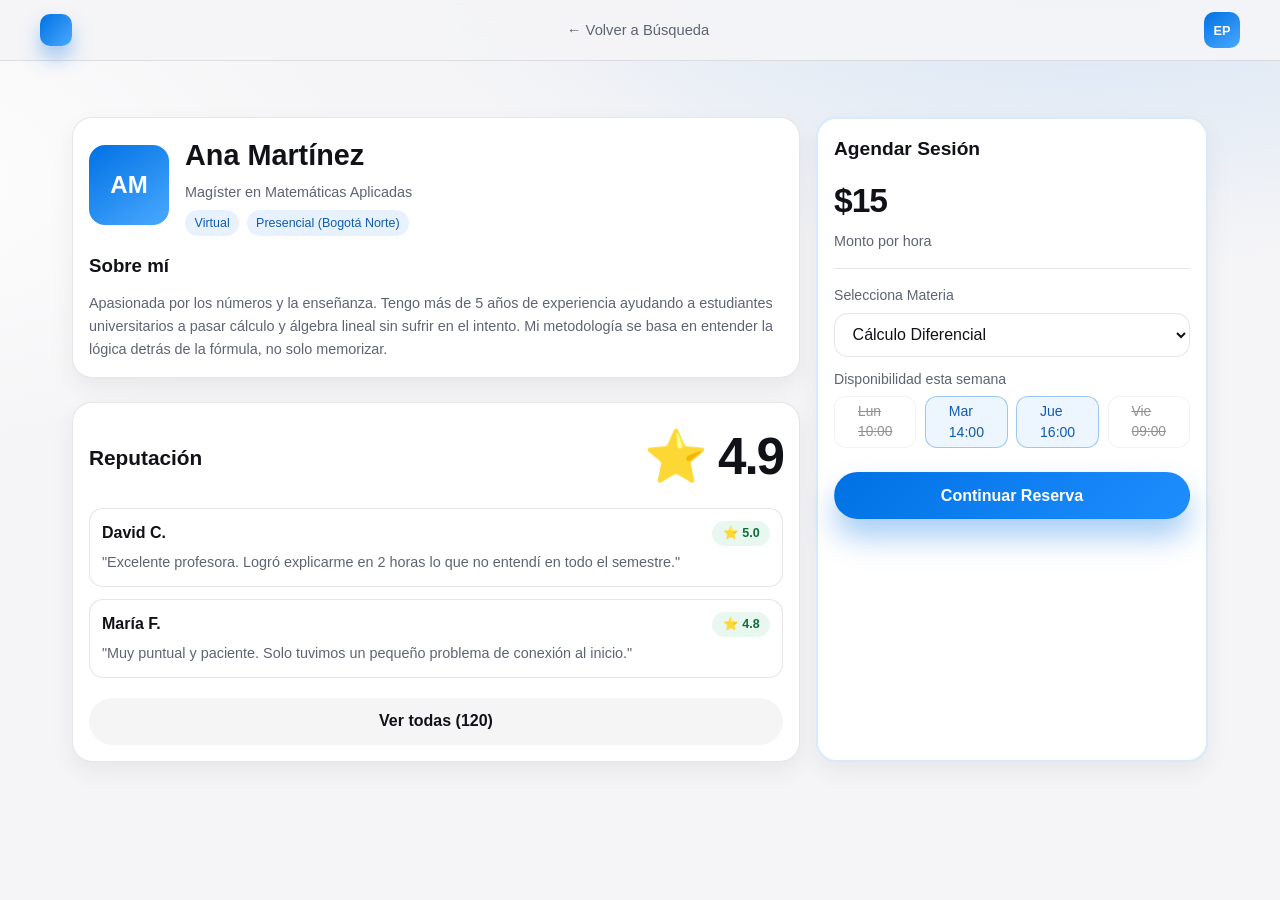
<file: pages/student/tutor-profile.html>
<!DOCTYPE html>
<html lang="es">
<head>
  <meta charset="UTF-8" />
  <meta name="viewport" content="width=device-width, initial-scale=1.0, maximum-scale=5.0" />
  <title>Perfil de Tutor | TutoresOn-Line</title>
  <!-- Favicon de anthropic.com -->
  <link rel="icon" type="image/x-icon" href="https://anthropic.com/favicon.ico">
  <link rel="icon" type="image/png" sizes="32x32"
    href="https://www.google.com/s2/favicons?domain=anthropic.com&sz=64">
  <link rel="apple-touch-icon" sizes="180x180"
    href="https://www.google.com/s2/favicons?domain=anthropic.com&sz=180">
  <link rel="stylesheet" href="../../assets/css/base.css" />
  <link rel="stylesheet" href="../../assets/css/layout.css" />
  <link rel="stylesheet" href="../../assets/css/components.css" />
  <link rel="stylesheet" href="../../assets/css/pages/app.css" />
</head>
<body>
  <!-- Tutor profile header and navigation -->
  <header class="site-header">
    <div class="header-inner">
      <a href="../../index.html" class="brand">
        <div class="brand-pill"></div>
        <span class="sr-only">TutoresOn-Line</span>
      </a>
      <nav class="top-nav">
        <a href="search-tutors.html">← Volver a Búsqueda</a>
      </nav>
      <div class="row">
        <div class="avatar" style="width: 36px; height: 36px; font-size: 0.8rem; border-radius: 10px;">EP</div>
      </div>
    </div>
  </header>

  <main class="page-shell section">
    <div class="profile-layout">
      
      <!-- Tutor detail and social proof -->
      <div class="stack" style="gap: var(--space-lg);">
        <!-- Tutor identity and bio card -->
        <div class="card reveal delay-1">
          <div class="row" style="gap: var(--space-md); margin-bottom: var(--space-md);">
            <div class="avatar" style="width: 80px; height: 80px; font-size: 1.5rem;">AM</div>
            <div class="stack" style="gap: 4px;">
              <h1 style="font-size: 1.8rem;">Ana Martínez</h1>
              <span class="meta">Magíster en Matemáticas Aplicadas</span>
              <div class="chips" style="margin-top: 0.2rem;">
                <span class="chip">Virtual</span>
                <span class="chip">Presencial (Bogotá Norte)</span>
              </div>
            </div>
          </div>
          <div class="stack">
            <h3>Sobre mí</h3>
            <p class="meta" style="line-height: 1.6;">Apasionada por los números y la enseñanza. Tengo más de 5 años de experiencia ayudando a estudiantes universitarios a pasar cálculo y álgebra lineal sin sufrir en el intento. Mi metodología se basa en entender la lógica detrás de la fórmula, no solo memorizar.</p>
          </div>
        </div>

        <!-- Tutor rating preview and testimonial snippets -->
        <div class="card reveal delay-2">
          <div class="section-heading" style="margin-bottom: var(--space-sm);">
            <h3 style="font-size: 1.3rem;">Reputación</h3>
            <div class="score">⭐ 4.9</div>
          </div>
          <div class="list">
            <div class="list-item">
              <div class="row between" style="margin-bottom: 0.4rem;">
                <strong>David C.</strong>
                <span class="badge badge-success">⭐ 5.0</span>
              </div>
              <p class="meta">"Excelente profesora. Logró explicarme en 2 horas lo que no entendí en todo el semestre."</p>
            </div>
            <div class="list-item">
              <div class="row between" style="margin-bottom: 0.4rem;">
                <strong>María F.</strong>
                <span class="badge badge-success">⭐ 4.8</span>
              </div>
              <p class="meta">"Muy puntual y paciente. Solo tuvimos un pequeño problema de conexión al inicio."</p>
            </div>
            <a href="../shared/reputation.html" class="btn btn-ghost" style="margin-top: var(--space-xs);">Ver todas (120)</a>
          </div>
        </div>
      </div>

      <!-- Sticky booking card with backend-ready form fields -->
      <div class="stack reveal delay-3">
        <div class="card sticky-card" style="border: 2px solid rgba(0, 113, 227, 0.15);">
          <h3 style="font-size: 1.2rem; margin-bottom: var(--space-sm);">Agendar Sesión</h3>
          <div class="kpi" style="margin-bottom: var(--space-md); padding-bottom: var(--space-md); border-bottom: 1px solid var(--line);">
            <span class="value">$15</span>
            <span class="label">Monto por hora</span>
          </div>
          
          <!-- Quick booking form from profile context -->
          <form action="book-session.html" method="post" class="stack">
            <div class="input-group">
              <label for="booking-subject">Selecciona Materia</label>
              <select id="booking-subject" name="subject" class="select" required>
                <option value="calculo-diferencial">Cálculo Diferencial</option>
                <option value="algebra-lineal">Álgebra Lineal</option>
              </select>
            </div>

            <div class="input-group">
              <label>Disponibilidad esta semana</label>
              <!-- Mock de calendario UI -->
              <div class="calendar">
                <div class="slot blocked" title="Ocupado">Lun<br>10:00</div>
                <label class="slot available" style="cursor:pointer;"><input type="radio" name="slot" value="martes-14" class="sr-only" required checked>Mar<br>14:00</label>
                <label class="slot available" style="cursor:pointer;"><input type="radio" name="slot" value="jueves-16" class="sr-only" required>Jue<br>16:00</label>
                <div class="slot blocked" title="Ocupado">Vie<br>09:00</div>
              </div>
            </div>

            <button type="submit" class="btn btn-primary" style="margin-top: var(--space-sm);">Continuar Reserva</button>
          </form>
        </div>
      </div>

    </div>
  </main>
</body>
</html>
</file>
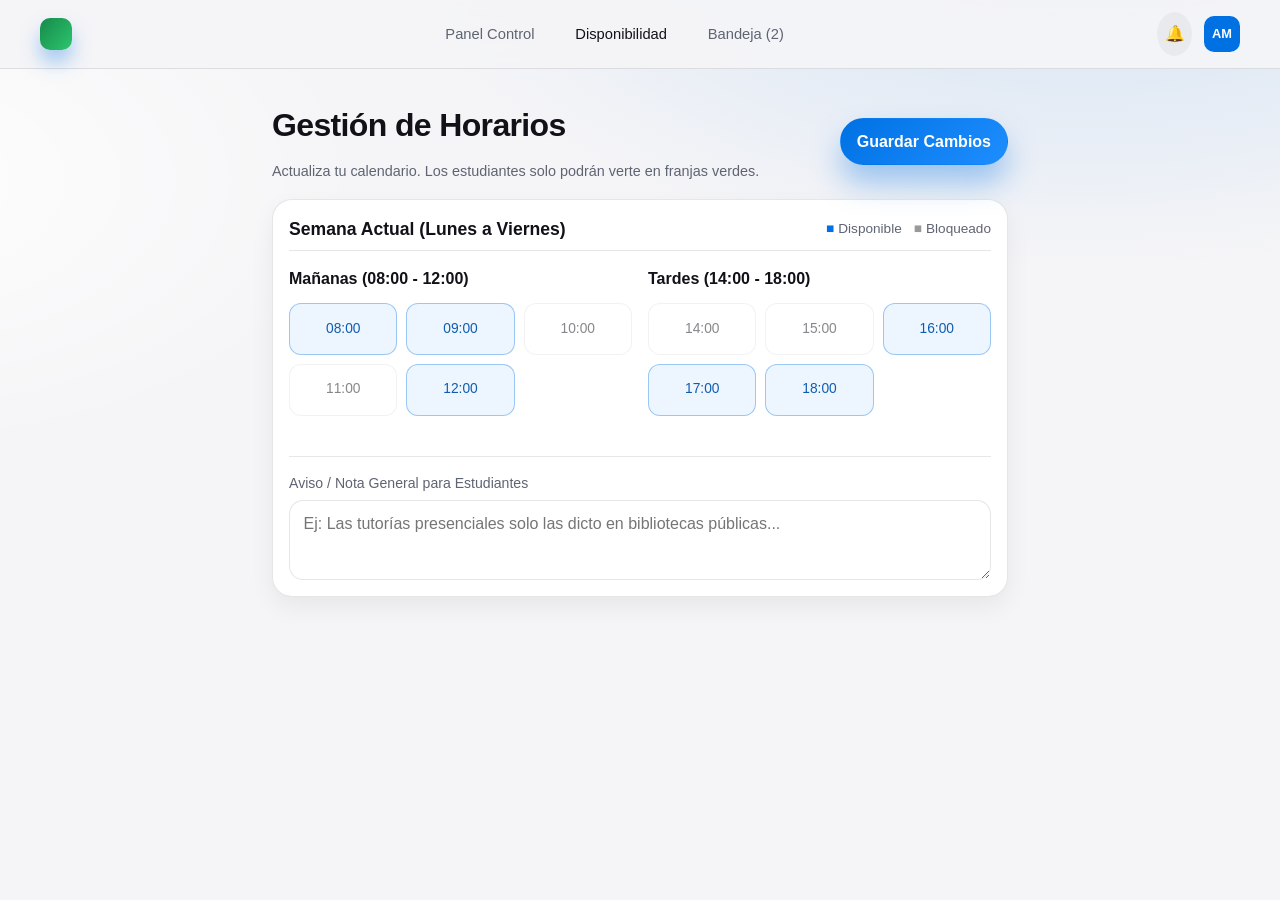
<file: pages/tutor/availability.html>
<!DOCTYPE html>
<html lang="es">
<head>
  <meta charset="UTF-8" />
  <meta name="viewport" content="width=device-width, initial-scale=1.0, maximum-scale=5.0" />
  <title>Manejo de Disponibilidad | TutoresOn-Line</title>
  <!-- Favicon de anthropic.com -->
  <link rel="icon" type="image/x-icon" href="https://anthropic.com/favicon.ico">
  <link rel="icon" type="image/png" sizes="32x32"
    href="https://www.google.com/s2/favicons?domain=anthropic.com&sz=64">
  <link rel="apple-touch-icon" sizes="180x180"
    href="https://www.google.com/s2/favicons?domain=anthropic.com&sz=180">
  <link rel="stylesheet" href="../../assets/css/base.css" />
  <link rel="stylesheet" href="../../assets/css/layout.css" />
  <link rel="stylesheet" href="../../assets/css/components.css" />
  <link rel="stylesheet" href="../../assets/css/pages/app.css" />
</head>
<body>
  <!-- Tutor panel header -->
  <header class="site-header">
    <div class="header-inner">
      <a href="../../index.html" class="brand">
        <div class="brand-pill" style="background: linear-gradient(130deg, #168a4a, #2ec56f);"></div>
        <span class="sr-only">TutoresOn-Line (Panel Tutor)</span>
      </a>
      <nav class="top-nav">
        <a href="dashboard.html">Panel Control</a>
        <a href="availability.html" style="color: var(--text); font-weight: 500;">Disponibilidad</a>
        <a href="requests.html">Bandeja (2)</a>
      </nav>
      <div class="row">
        <a href="../shared/notifications.html" class="btn btn-ghost" style="padding: 0.4rem; border-radius: 50%;">🔔</a>
        <div class="avatar" style="width: 36px; height: 36px; font-size: 0.8rem; border-radius: 10px; background: #0071e3;">AM</div>
      </div>
    </div>
  </header>

  <main class="page-shell section reveal" style="max-width: 800px; margin: 0 auto;">
    <!-- Availability page title and save action -->
    <div class="section-heading">
      <div class="stack">
        <h2>Gestión de Horarios</h2>
        <p class="meta">Actualiza tu calendario. Los estudiantes solo podrán verte en franjas verdes.</p>
      </div>
      <button class="btn btn-primary" onclick="alert('Estilos de calendario guardados en base de datos')">Guardar Cambios</button>
    </div>

    <!-- Availability configuration form -->
    <form action="availability.html" method="post" class="card stack" style="gap: var(--space-md);">
      
      <!-- Selector Simplificado Semanal UI -->
      <div class="row between wrap" style="border-bottom: 1px solid var(--line); padding-bottom: 0.5rem;">
        <h3 style="font-size: 1.1rem;">Semana Actual (Lunes a Viernes)</h3>
        <div class="row">
          <div class="meta row" style="gap: 4px; font-size: 0.85rem;"><span style="color: var(--brand);">■</span> Disponible</div>
          <div class="meta row" style="gap: 4px; font-size: 0.85rem;"><span style="color: #999;">■</span> Bloqueado</div>
        </div>
      </div>

      <!-- Visual weekly slot grid -->
      <div class="grid grid-2" style="gap: var(--space-md);">
        
        <!-- Morning slots -->
        <div class="stack">
          <strong>Mañanas (08:00 - 12:00)</strong>
          <div class="calendar" style="grid-template-columns: repeat(3, minmax(0,1fr));">
            <label class="slot available" style="cursor:pointer;"><input type="checkbox" name="availableSlots[]" value="08:00" checked class="sr-only">08:00</label>
            <label class="slot available" style="cursor:pointer;"><input type="checkbox" name="availableSlots[]" value="09:00" checked class="sr-only">09:00</label>
            <label class="slot" style="cursor:pointer; opacity: 0.5;"><input type="checkbox" name="availableSlots[]" value="10:00" class="sr-only">10:00</label>
            <label class="slot" style="cursor:pointer; opacity: 0.5;"><input type="checkbox" name="availableSlots[]" value="11:00" class="sr-only">11:00</label>
            <label class="slot available" style="cursor:pointer;"><input type="checkbox" name="availableSlots[]" value="12:00" checked class="sr-only">12:00</label>
          </div>
        </div>

        <!-- Afternoon slots -->
        <div class="stack">
          <strong>Tardes (14:00 - 18:00)</strong>
          <div class="calendar" style="grid-template-columns: repeat(3, minmax(0,1fr));">
            <label class="slot" style="cursor:pointer; opacity: 0.5;"><input type="checkbox" name="availableSlots[]" value="14:00" class="sr-only">14:00</label>
            <label class="slot" style="cursor:pointer; opacity: 0.5;"><input type="checkbox" name="availableSlots[]" value="15:00" class="sr-only">15:00</label>
            <label class="slot available" style="cursor:pointer;"><input type="checkbox" name="availableSlots[]" value="16:00" checked class="sr-only">16:00</label>
            <label class="slot available" style="cursor:pointer;"><input type="checkbox" name="availableSlots[]" value="17:00" checked class="sr-only">17:00</label>
            <label class="slot available" style="cursor:pointer;"><input type="checkbox" name="availableSlots[]" value="18:00" checked class="sr-only">18:00</label>
          </div>
        </div>

      </div>

      <div class="input-group" style="margin-top: var(--space-lg); border-top: 1px solid var(--line); padding-top: var(--space-md);">
        <label for="availability-note">Aviso / Nota General para Estudiantes</label>
        <textarea id="availability-note" name="availabilityNote" class="textarea" style="min-height: 80px;" placeholder="Ej: Las tutorías presenciales solo las dicto en bibliotecas públicas..."></textarea>
      </div>

    </form>
  </main>

  <script>
    // Pequeño script visual para simular toggle de slots
    document.querySelectorAll('.slot input[type="checkbox"]').forEach(input => {
      input.addEventListener('change', function() {
        if(this.checked) {
          this.parentElement.classList.add('available');
          this.parentElement.style.opacity = '1';
        } else {
          this.parentElement.classList.remove('available');
          this.parentElement.style.opacity = '0.5';
        }
      });
    });
  </script>
</body>
</html>
</file>
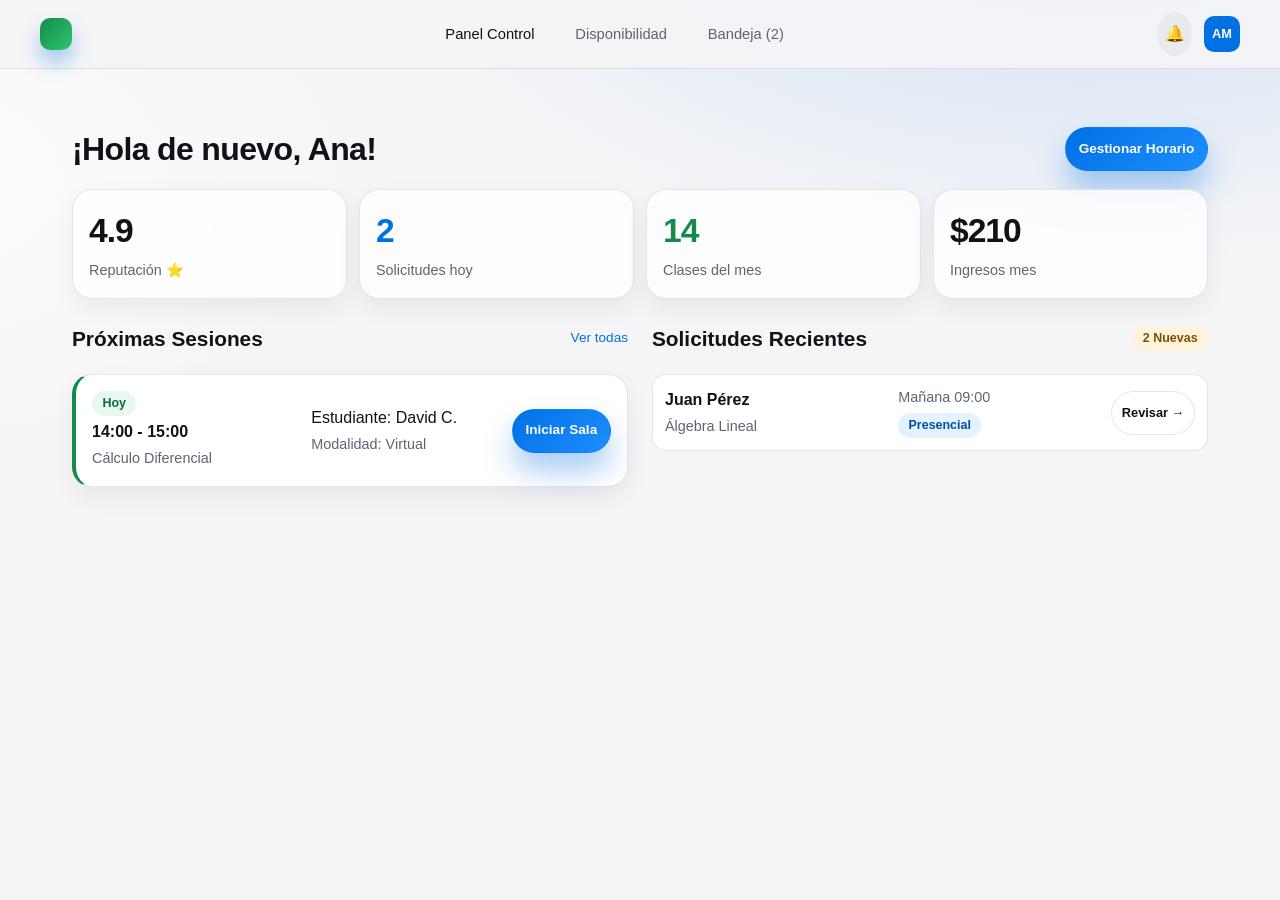
<file: pages/tutor/dashboard.html>
<!DOCTYPE html>
<html lang="es">
<head>
  <meta charset="UTF-8" />
  <meta name="viewport" content="width=device-width, initial-scale=1.0, maximum-scale=5.0" />
  <title>Dashboard Tutor | TutoresOn-Line</title>
  <!-- Favicon de anthropic.com -->
  <link rel="icon" type="image/x-icon" href="https://anthropic.com/favicon.ico">
  <link rel="icon" type="image/png" sizes="32x32"
    href="https://www.google.com/s2/favicons?domain=anthropic.com&sz=64">
  <link rel="apple-touch-icon" sizes="180x180"
    href="https://www.google.com/s2/favicons?domain=anthropic.com&sz=180">
  <link rel="stylesheet" href="../../assets/css/base.css" />
  <link rel="stylesheet" href="../../assets/css/layout.css" />
  <link rel="stylesheet" href="../../assets/css/components.css" />
  <link rel="stylesheet" href="../../assets/css/pages/app.css" />
</head>
<body>
  <!-- Tutor dashboard header -->
  <header class="site-header">
    <div class="header-inner">
      <a href="../../index.html" class="brand">
        <div class="brand-pill" style="background: linear-gradient(130deg, #168a4a, #2ec56f);"></div>
        <span class="sr-only">TutoresOn-Line (Panel Tutor)</span>
      </a>
      <nav class="top-nav">
        <a href="dashboard.html" style="color: var(--text); font-weight: 500;">Panel Control</a>
        <a href="availability.html">Disponibilidad</a>
        <a href="requests.html">Bandeja (2)</a>
      </nav>
      <div class="row">
        <a href="../shared/notifications.html" class="btn btn-ghost" style="padding: 0.4rem; border-radius: 50%;">🔔</a>
        <div class="avatar" style="width: 36px; height: 36px; font-size: 0.8rem; border-radius: 10px; background: #0071e3;">AM</div>
      </div>
    </div>
  </header>

  <main class="page-shell section reveal">
    <div class="section-heading">
      <h2>¡Hola de nuevo, Ana!</h2>
      <a href="availability.html" class="btn btn-primary" style="font-size: 0.85rem; padding: 0.4rem 0.8rem;">Gestionar Horario</a>
    </div>

    <!-- KPI summary cards -->
    <div class="metric-row" style="margin-bottom: var(--space-lg);">
      <div class="card soft">
        <div class="kpi">
          <span class="value">4.9</span>
          <span class="label">Reputación ⭐</span>
        </div>
      </div>
      <div class="card soft">
        <div class="kpi">
          <span class="value" style="color: var(--brand);">2</span>
          <span class="label">Solicitudes hoy</span>
        </div>
      </div>
      <div class="card soft">
        <div class="kpi">
          <span class="value" style="color: var(--success);">14</span>
          <span class="label">Clases del mes</span>
        </div>
      </div>
      <div class="card soft">
        <div class="kpi">
          <span class="value">$210</span>
          <span class="label">Ingresos mes</span>
        </div>
      </div>
    </div>

    <!-- Main dashboard panels -->
    <div class="grid grid-2" style="gap: var(--space-lg); align-items: start;">
      
      <!-- Próximas Sesiones del Tutor -->
      <div class="stack">
        <div class="row between" style="margin-bottom: var(--space-xs);">
          <h3 style="font-size: 1.3rem;">Próximas Sesiones</h3>
          <a href="#" class="meta" style="color: var(--brand); font-size: 0.85rem;">Ver todas</a>
        </div>
        
        <div class="list">
          <div class="card session-row" style="border-left: 4px solid var(--success);">
            <div class="stack" style="gap: 4px;">
              <span class="badge badge-success" style="width: min-content;">Hoy</span>
              <strong>14:00 - 15:00</strong>
              <p class="meta">Cálculo Diferencial</p>
            </div>
            <div class="stack" style="gap: 4px;">
              <span>Estudiante: David C.</span>
              <span class="meta">Modalidad: Virtual</span>
            </div>
            <div class="row wrap" style="justify-content: flex-end;">
              <a href="#" class="btn btn-primary" onclick="alert('Microsoft Teams / Meet link simulado'); return false;" style="padding: 0.3rem 0.8rem; font-size: 0.85rem;">Iniciar Sala</a>
            </div>
          </div>
        </div>
      </div>

      <!-- Mini Bandeja de Entrada -->
      <div class="stack">
        <div class="row between" style="margin-bottom: var(--space-xs);">
          <h3 style="font-size: 1.3rem;">Solicitudes Recientes</h3>
          <span class="badge badge-warning">2 Nuevas</span>
        </div>

        <div class="list">
          <div class="request-item">
            <div class="stack" style="gap:4px;">
              <strong>Juan Pérez</strong>
              <span class="meta">Álgebra Lineal</span>
            </div>
            <div class="stack" style="gap:4px;">
              <span class="meta">Mañana 09:00</span>
              <span class="badge badge-info" style="width: min-content;">Presencial</span>
            </div>
            <div class="row" style="justify-content: flex-end;">
              <a href="requests.html" class="btn btn-secondary" style="padding: 0.3rem 0.6rem; font-size: 0.8rem;">Revisar →</a>
            </div>
          </div>
        </div>
      </div>
      
    </div>
  </main>
</body>
</html>
</file>
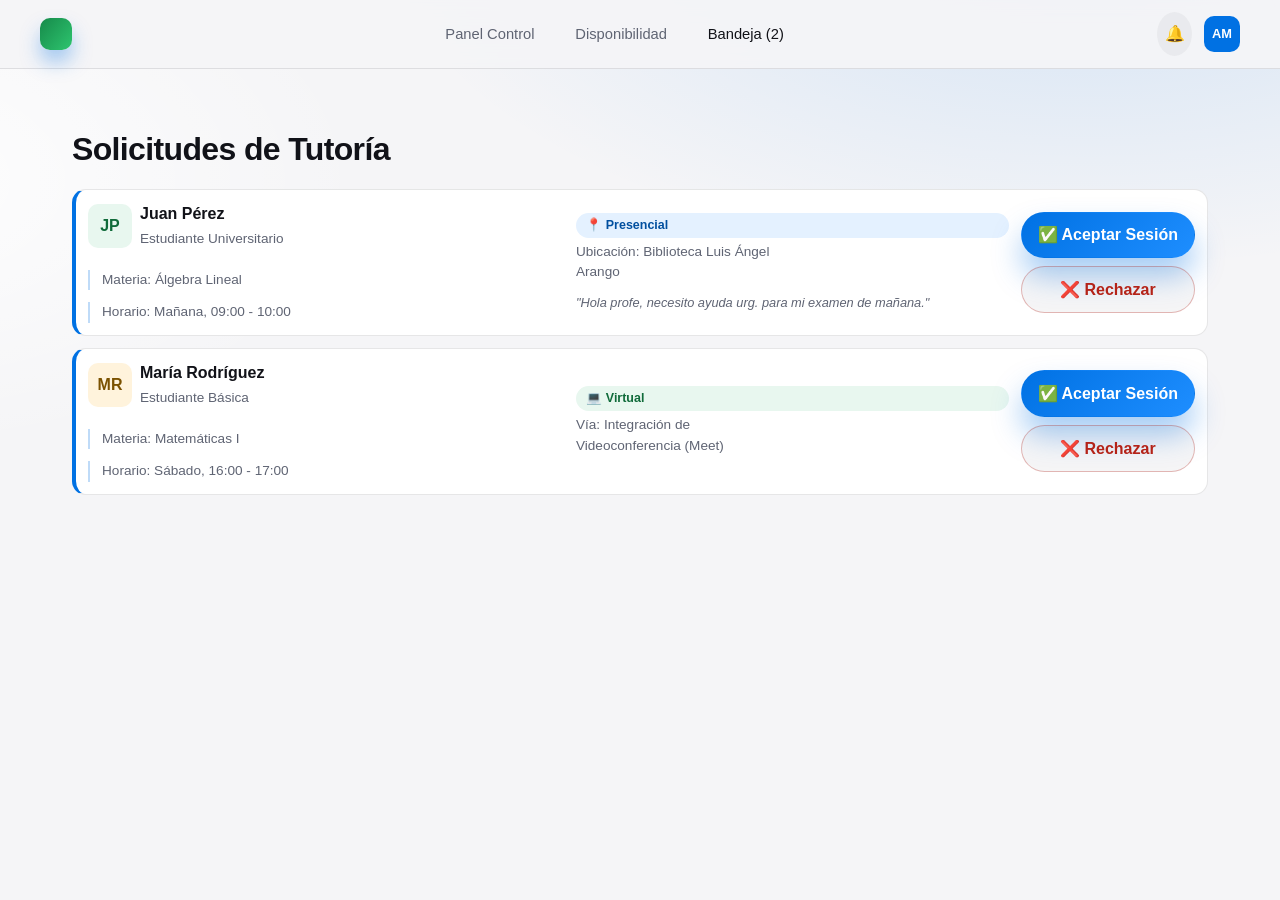
<file: pages/tutor/requests.html>
<!DOCTYPE html>
<html lang="es">
<head>
  <meta charset="UTF-8" />
  <meta name="viewport" content="width=device-width, initial-scale=1.0, maximum-scale=5.0" />
  <title>Bandeja de Solicitudes | TutoresOn-Line</title>
  <!-- Favicon de anthropic.com -->
  <link rel="icon" type="image/x-icon" href="https://anthropic.com/favicon.ico">
  <link rel="icon" type="image/png" sizes="32x32"
    href="https://www.google.com/s2/favicons?domain=anthropic.com&sz=64">
  <link rel="apple-touch-icon" sizes="180x180"
    href="https://www.google.com/s2/favicons?domain=anthropic.com&sz=180">
  <link rel="stylesheet" href="../../assets/css/base.css" />
  <link rel="stylesheet" href="../../assets/css/layout.css" />
  <link rel="stylesheet" href="../../assets/css/components.css" />
  <link rel="stylesheet" href="../../assets/css/pages/app.css" />
</head>
<body>
  <!-- Tutor request inbox header -->
  <header class="site-header">
    <div class="header-inner">
      <a href="../../index.html" class="brand">
        <div class="brand-pill" style="background: linear-gradient(130deg, #168a4a, #2ec56f);"></div>
        <span class="sr-only">TutoresOn-Line (Panel Tutor)</span>
      </a>
      <nav class="top-nav">
        <a href="dashboard.html">Panel Control</a>
        <a href="availability.html">Disponibilidad</a>
        <a href="requests.html" style="color: var(--text); font-weight: 500;">Bandeja (2)</a>
      </nav>
      <div class="row">
        <a href="../shared/notifications.html" class="btn btn-ghost" style="padding: 0.4rem; border-radius: 50%;">🔔</a>
        <div class="avatar" style="width: 36px; height: 36px; font-size: 0.8rem; border-radius: 10px; background: #0071e3;">AM</div>
      </div>
    </div>
  </header>

  <main class="page-shell section reveal">
    <div class="section-heading">
      <h2>Solicitudes de Tutoría</h2>
    </div>

    <!-- Incoming request list -->
    <div class="request-list">
      <!-- Item 1 -->
      <div class="request-item" style="border-left: 4px solid var(--brand);">
        <div class="stack">
          <div class="row" style="gap: var(--space-xs);">
            <div class="avatar" style="width: 44px; height: 44px; font-size: 1rem; border-radius: 10px; background: #e8f7ef; color:#106b3a;">JP</div>
            <div>
              <strong>Juan Pérez</strong><br>
              <span class="meta" style="font-size: 0.85rem;">Estudiante Universitario</span>
            </div>
          </div>
          <div class="timeline" style="margin-top: 0.5rem;">
            <div class="timeline-item meta" style="font-size: 0.85rem;">Materia: Álgebra Lineal</div>
            <div class="timeline-item meta" style="font-size: 0.85rem;">Horario: Mañana, 09:00 - 10:00</div>
          </div>
        </div>

        <div class="stack" style="gap: 4px;">
          <span class="badge badge-info">📍 Presencial</span>
          <span class="meta" style="font-size: 0.85rem; max-width: 200px;">Ubicación: Biblioteca Luis Ángel Arango</span>
          <p class="meta" style="font-style: italic; font-size: 0.8rem; margin-top:0.4rem;">"Hola profe, necesito ayuda urg. para mi examen de mañana."</p>
        </div>

        <div class="stack" style="gap: 0.5rem; justify-self: center;">
          <button class="btn btn-primary" onclick="alert('Solicitud Aceptada. El estudiante recibirá una notificación por Correo/WhatsApp.')">✅ Aceptar Sesión</button>
          <button class="btn btn-ghost" style="color: var(--danger); border: 1px solid rgba(180,35,24,0.3);">❌ Rechazar</button>
        </div>
      </div>

      <!-- Item 2 -->
      <div class="request-item" style="border-left: 4px solid var(--brand);">
        <div class="stack">
          <div class="row" style="gap: var(--space-xs);">
            <div class="avatar" style="width: 44px; height: 44px; font-size: 1rem; border-radius: 10px; background: #fff3dc; color:#7b5200;">MR</div>
            <div>
              <strong>María Rodríguez</strong><br>
              <span class="meta" style="font-size: 0.85rem;">Estudiante Básica</span>
            </div>
          </div>
          <div class="timeline" style="margin-top: 0.5rem;">
            <div class="timeline-item meta" style="font-size: 0.85rem;">Materia: Matemáticas I</div>
            <div class="timeline-item meta" style="font-size: 0.85rem;">Horario: Sábado, 16:00 - 17:00</div>
          </div>
        </div>

        <div class="stack" style="gap: 4px;">
          <span class="badge badge-success">💻 Virtual</span>
          <span class="meta" style="font-size: 0.85rem; max-width: 200px;">Vía: Integración de Videoconferencia (Meet)</span>
        </div>

        <div class="stack" style="gap: 0.5rem; justify-self: center;">
          <button class="btn btn-primary" onclick="alert('Solicitud Aceptada. Enlace de Meet generado dinámicamente.')">✅ Aceptar Sesión</button>
          <button class="btn btn-ghost" style="color: var(--danger); border: 1px solid rgba(180,35,24,0.3);">❌ Rechazar</button>
        </div>
      </div>

    </div>
  </main>
</body>
</html>
</file>
<file: assets/css/base.css>
/* Mobile-first design tokens and foundations */
:root {
  --bg: #f5f5f7;
  --surface: rgba(255, 255, 255, 0.78);
  --surface-strong: #ffffff;
  --text: #111218;
  --text-muted: #5f6473;
  --line: rgba(17, 18, 24, 0.1);
  --brand: #0071e3;
  --brand-soft: #d9ebff;
  --success: #168a4a;
  --warning: #9c6b00;
  --danger: #b42318;

  --radius-xs: 10px;
  --radius-sm: 14px;
  --radius-md: 20px;
  --radius-lg: 28px;

  --space-2xs: 0.25rem;
  --space-xs: 0.5rem;
  --space-sm: 0.75rem;
  --space-md: 1rem;
  --space-lg: 1.5rem;
  --space-xl: 2rem;
  --space-2xl: 3rem;

  --shadow-sm: 0 10px 24px rgba(17, 18, 24, 0.06);
  --shadow-md: 0 20px 46px rgba(17, 18, 24, 0.08);
  --shadow-lg: 0 30px 60px rgba(17, 18, 24, 0.14);

  --max-content: 1200px;
  --tap-size: 44px;
}

/* Global reset and box model normalization */
* {
  box-sizing: border-box;
}

html {
  scroll-behavior: smooth;
}

/* Base typography and atmospheric background */
body {
  margin: 0;
  font-family: "SF Pro Display", "SF Pro Text", "Avenir Next", "Helvetica Neue", "Segoe UI", sans-serif;
  color: var(--text);
  background:
    radial-gradient(1200px 600px at 85% -10%, rgba(0, 113, 227, 0.15), transparent 60%),
    radial-gradient(900px 500px at -10% 20%, rgba(255, 255, 255, 0.9), transparent 55%),
    var(--bg);
  line-height: 1.5;
  min-height: 100vh;
}

/* Shared media element behavior */
img {
  max-width: 100%;
  display: block;
}

/* Neutral anchor defaults (components can override) */
a {
  color: inherit;
  text-decoration: none;
}

/* Remove default spacing from common text elements */
h1,
h2,
h3,
h4,
p {
  margin: 0;
}

/* Remove default list styling */
ul,
ol {
  margin: 0;
  padding: 0;
  list-style: none;
}

/* Keep form controls aligned with project typography */
input,
select,
textarea,
button {
  font: inherit;
}

/* Main content spacing, mobile first */
main {
  padding: var(--space-lg) var(--space-md) var(--space-2xl);
}

/* Width limiter for centered pages */
.page-shell {
  width: min(100%, var(--max-content));
  margin: 0 auto;
}

/* Reusable glass effect utility */
.glass {
  background: var(--surface);
  border: 1px solid rgba(255, 255, 255, 0.7);
  backdrop-filter: blur(18px);
  box-shadow: var(--shadow-sm);
}

/* Accessibility helper class for visually hidden labels */
.sr-only {
  position: absolute;
  width: 1px;
  height: 1px;
  padding: 0;
  margin: -1px;
  overflow: hidden;
  clip: rect(0, 0, 0, 0);
  border: 0;
}

/* Entry animation used across cards and sections */
@keyframes fade-up {
  from {
    opacity: 0;
    transform: translateY(20px);
  }
  to {
    opacity: 1;
    transform: translateY(0);
  }
}

/* Animation utilities */
.reveal {
  animation: fade-up 0.7s ease both;
}

.delay-1 {
  animation-delay: 0.08s;
}

.delay-2 {
  animation-delay: 0.16s;
}

.delay-3 {
  animation-delay: 0.24s;
}

/* Tablet spacing adjustments */
@media (min-width: 768px) {
  main {
    padding: var(--space-xl) var(--space-lg) var(--space-2xl);
  }
}

/* Desktop spacing adjustments */
@media (min-width: 1024px) {
  main {
    padding: var(--space-xl) var(--space-xl) var(--space-2xl);
  }
}
</file>
<file: assets/css/layout.css>
/* Shared layout blocks */
/* Sticky top header used throughout app */
.site-header {
  position: sticky;
  top: 0;
  z-index: 15;
  padding: var(--space-sm) var(--space-md);
  border-bottom: 1px solid var(--line);
  background: rgba(245, 245, 247, 0.92);
  backdrop-filter: blur(14px);
}

/* Header content alignment and max width */
.header-inner {
  width: min(100%, var(--max-content));
  margin: 0 auto;
  display: flex;
  align-items: center;
  justify-content: space-between;
  gap: var(--space-sm);
}

/* Brand lockup (icon + product name) */
.brand {
  display: flex;
  align-items: center;
  gap: var(--space-xs);
  font-weight: 640;
  letter-spacing: -0.01em;
}

/* Brand icon pill */
.brand-pill {
  width: 32px;
  height: 32px;
  border-radius: 10px;
  background: linear-gradient(130deg, #0071e3, #4aa9ff);
  box-shadow: 0 12px 20px rgba(0, 113, 227, 0.35);
}

/* Top navigation hidden on mobile */
.top-nav {
  display: none;
}

/* Hero block wrappers */
.page-hero {
  margin-bottom: var(--space-lg);
  display: grid;
  gap: var(--space-md);
}

.hero-note {
  display: inline-flex;
  align-items: center;
  gap: var(--space-xs);
  padding: 0.35rem 0.8rem;
  border-radius: 999px;
  width: fit-content;
  font-size: 0.85rem;
  color: #0f5caf;
  background: rgba(0, 113, 227, 0.12);
}

.hero-title {
  font-size: clamp(1.7rem, 5vw, 3.5rem);
  line-height: 1.08;
  letter-spacing: -0.03em;
}

.hero-subtitle {
  color: var(--text-muted);
  font-size: 1rem;
  max-width: 62ch;
}

/* Generic section spacing */
.section {
  margin-top: var(--space-lg);
}

.section-heading {
  margin-bottom: var(--space-md);
  display: flex;
  align-items: center;
  justify-content: space-between;
  gap: var(--space-sm);
}

.section-heading h2 {
  font-size: clamp(1.2rem, 4vw, 2rem);
  letter-spacing: -0.02em;
}

/* Generic grid utilities */
.grid {
  display: grid;
  gap: var(--space-md);
}

.grid-2,
.grid-3,
.grid-4 {
  grid-template-columns: 1fr;
}

/* Footer wrappers */
.site-footer {
  padding: var(--space-xl) var(--space-md) var(--space-xl);
  color: var(--text-muted);
}

.footer-inner {
  width: min(100%, var(--max-content));
  margin: 0 auto;
  border-top: 1px solid var(--line);
  padding-top: var(--space-md);
  font-size: 0.9rem;
}

.page-stack {
  display: grid;
  gap: var(--space-md);
}

/* Tablet navigation and grid updates */
@media (min-width: 768px) {
  .site-header {
    padding-inline: var(--space-lg);
  }

  .top-nav {
    display: flex;
    align-items: center;
    gap: var(--space-sm);
  }

  .top-nav a {
    padding: 0.45rem 0.9rem;
    border-radius: 999px;
    color: var(--text-muted);
    font-size: 0.92rem;
    transition: all 0.2s ease;
  }

  .top-nav a:hover {
    background: rgba(17, 18, 24, 0.05);
    color: var(--text);
  }

  .grid-2 {
    grid-template-columns: repeat(2, minmax(0, 1fr));
  }

  .grid-3 {
    grid-template-columns: repeat(2, minmax(0, 1fr));
  }

  .grid-4 {
    grid-template-columns: repeat(2, minmax(0, 1fr));
  }
}

/* Desktop grid expansion */
@media (min-width: 1024px) {
  .grid-3 {
    grid-template-columns: repeat(3, minmax(0, 1fr));
  }

  .grid-4 {
    grid-template-columns: repeat(4, minmax(0, 1fr));
  }
}
</file>
<file: assets/css/components.css>
/* Reusable components */
/* Base card component */
.card {
  border-radius: var(--radius-md);
  border: 1px solid var(--line);
  background: var(--surface-strong);
  box-shadow: var(--shadow-sm);
  padding: var(--space-md);
}

/* Glass variant of card */
.card.soft {
  background: var(--surface);
  backdrop-filter: blur(12px);
}

/* KPI metric blocks */
.kpi {
  display: grid;
  gap: var(--space-2xs);
}

.kpi .value {
  font-size: clamp(1.4rem, 4vw, 2.1rem);
  letter-spacing: -0.03em;
  font-weight: 640;
}

.kpi .label {
  color: var(--text-muted);
  font-size: 0.9rem;
}

/* Generic button and button variants */
.btn {
  min-height: var(--tap-size);
  border-radius: 999px;
  border: 1px solid transparent;
  padding: 0.65rem 1rem;
  display: inline-flex;
  align-items: center;
  justify-content: center;
  gap: var(--space-xs);
  font-weight: 580;
  transition: transform 0.2s ease, box-shadow 0.2s ease, background 0.2s ease;
  cursor: pointer;
}

.btn:hover {
  transform: translateY(-1px);
}

.btn:active {
  transform: translateY(0);
}

.btn-primary {
  background: linear-gradient(135deg, #0071e3, #1e8eff);
  color: #ffffff;
  box-shadow: 0 18px 30px rgba(0, 113, 227, 0.35);
}

.btn-secondary {
  border-color: var(--line);
  background: rgba(255, 255, 255, 0.82);
  color: var(--text);
}

.btn-ghost {
  background: rgba(17, 18, 24, 0.04);
  color: var(--text);
}

/* Semantic badges */
.badge {
  display: inline-flex;
  align-items: center;
  gap: 0.4rem;
  padding: 0.2rem 0.65rem;
  border-radius: 999px;
  font-size: 0.78rem;
  font-weight: 560;
}

.badge-success {
  color: #106b3a;
  background: #e8f7ef;
}

.badge-warning {
  color: #7b5200;
  background: #fff3dc;
}

.badge-info {
  color: #004f9f;
  background: #e4f1ff;
}

/* Layout utilities for stack/row patterns */
.stack {
  display: grid;
  gap: var(--space-sm);
}

.row {
  display: flex;
  align-items: center;
  gap: var(--space-sm);
}

.row.wrap {
  flex-wrap: wrap;
}

.row.between {
  justify-content: space-between;
}

/* Form controls and grouped inputs */
.input-group {
  display: grid;
  gap: 0.4rem;
}

.input-group label {
  font-size: 0.88rem;
  color: var(--text-muted);
}

.input,
.select,
.textarea {
  min-height: var(--tap-size);
  border-radius: var(--radius-sm);
  border: 1px solid var(--line);
  background: rgba(255, 255, 255, 0.92);
  padding: 0.68rem 0.85rem;
  color: var(--text);
}

.textarea {
  min-height: 120px;
  resize: vertical;
}

.input:focus,
.select:focus,
.textarea:focus {
  outline: 2px solid rgba(0, 113, 227, 0.28);
  border-color: rgba(0, 113, 227, 0.45);
}

/* Generic form and metadata text helpers */
.form-grid {
  display: grid;
  gap: var(--space-sm);
}

.meta {
  color: var(--text-muted);
  font-size: 0.9rem;
}

/* List and table primitives */
.list {
  display: grid;
  gap: var(--space-sm);
}

.list-item {
  border: 1px solid var(--line);
  border-radius: var(--radius-sm);
  padding: var(--space-sm);
  background: #ffffff;
}

.table-wrap {
  overflow-x: auto;
  border: 1px solid var(--line);
  border-radius: var(--radius-sm);
}

.table {
  border-collapse: collapse;
  width: 100%;
  min-width: 520px;
}

.table th,
.table td {
  text-align: left;
  padding: 0.75rem;
  border-bottom: 1px solid var(--line);
  font-size: 0.92rem;
}

.table th {
  color: var(--text-muted);
  font-weight: 560;
  background: rgba(17, 18, 24, 0.03);
}

/* Hero split helper and metric summary row */
.split-hero {
  display: grid;
  gap: var(--space-md);
}

.metric-row {
  display: grid;
  grid-template-columns: repeat(2, minmax(0, 1fr));
  gap: var(--space-sm);
}

/* Timeline and calendar primitives */
.timeline {
  display: grid;
  gap: var(--space-sm);
}

.timeline-item {
  border-left: 2px solid rgba(0, 113, 227, 0.25);
  padding-left: var(--space-sm);
}

.calendar {
  display: grid;
  grid-template-columns: repeat(2, minmax(0, 1fr));
  gap: 0.55rem;
}

.slot {
  border: 1px solid var(--line);
  border-radius: 12px;
  min-height: 52px;
  display: grid;
  place-items: center;
  font-size: 0.86rem;
  background: #ffffff;
}

.slot.available {
  border-color: rgba(0, 113, 227, 0.35);
  background: #edf5ff;
  color: #0f5caf;
}

.slot.blocked {
  opacity: 0.46;
  text-decoration: line-through;
}

/* Responsive upgrades for reusable components */
@media (min-width: 768px) {
  .form-grid.cols-2 {
    grid-template-columns: repeat(2, minmax(0, 1fr));
  }

  .split-hero {
    grid-template-columns: 1.15fr 0.85fr;
    align-items: end;
  }

  .metric-row {
    grid-template-columns: repeat(4, minmax(0, 1fr));
  }

  .calendar {
    grid-template-columns: repeat(4, minmax(0, 1fr));
  }
}
</file>
<file: assets/css/pages/app.css>
/* Hero visual container used in landing split layout */
.hero-visual {
  border-radius: var(--radius-lg);
  padding: var(--space-lg);
  min-height: 240px;
  background:
    linear-gradient(160deg, rgba(255, 255, 255, 0.95), rgba(228, 241, 255, 0.88));
  border: 1px solid rgba(255, 255, 255, 0.7);
  box-shadow: var(--shadow-md);
  display: grid;
  align-content: space-between;
}

/* Real logo icon in landing navbar brand */
.landing-brand-icon {
  width: 32px;
  height: 32px;
  border-radius: 10px;
  object-fit: cover;
  box-shadow: 0 12px 20px rgba(0, 113, 227, 0.25);
}

/* Real icon used inside landing feature cards */
.feature-icon {
  width: 32px;
  height: 32px;
  border-radius: 10px;
  object-fit: cover;
  box-shadow: 0 8px 16px rgba(17, 18, 24, 0.12);
}

/* Supporting informational cards under hero area */
.pillars {
  display: grid;
  gap: var(--space-sm);
}

.pillar {
  border-radius: var(--radius-sm);
  border: 1px solid var(--line);
  background: #ffffff;
  padding: var(--space-sm);
}

/* Quick navigation link tiles (optional utility blocks) */
.quick-links {
  display: grid;
  gap: var(--space-sm);
}

.quick-link {
  display: flex;
  align-items: center;
  justify-content: space-between;
  border-radius: var(--radius-sm);
  border: 1px solid var(--line);
  background: rgba(255, 255, 255, 0.86);
  padding: 0.85rem 1rem;
}

/* Auth screens: center layout and card sizing */
.auth-wrapper {
  min-height: calc(100vh - 160px);
  display: grid;
  place-items: center;
}

.auth-card {
  width: min(100%, 520px);
  border-radius: var(--radius-lg);
  padding: var(--space-lg);
}

/* Role selector card group for register page */
.auth-roles {
  display: grid;
  grid-template-columns: repeat(2, minmax(0, 1fr));
  gap: var(--space-sm);
}

.role-box {
  border-radius: var(--radius-sm);
  border: 1px solid var(--line);
  padding: var(--space-sm);
  background: #ffffff;
}

/* Search toolbar and filter grid for student finder */
.toolbar {
  display: grid;
  gap: var(--space-sm);
}

.filter-grid {
  display: grid;
  gap: var(--space-sm);
}

/* Tutor card styles in listing view */
.tutor-card {
  display: grid;
  gap: var(--space-sm);
}

.tutor-header {
  display: flex;
  justify-content: space-between;
  gap: var(--space-sm);
}

/* Shared avatar style across student/tutor dashboards */
.avatar {
  width: 54px;
  height: 54px;
  border-radius: 16px;
  background: linear-gradient(145deg, #0071e3, #4aa9ff);
  color: #ffffff;
  display: grid;
  place-items: center;
  font-weight: 600;
}

/* Tag chips to represent subjects, modality, or skills */
.chips {
  display: flex;
  flex-wrap: wrap;
  gap: 0.45rem;
}

.chip {
  font-size: 0.78rem;
  color: #0f5caf;
  background: #e8f2ff;
  padding: 0.2rem 0.6rem;
  border-radius: 999px;
}

/* Two-column profile layout for tutor detail + booking card */
.profile-layout {
  display: grid;
  gap: var(--space-md);
}

/* Keep booking summary visible while scrolling on larger screens */
.sticky-card {
  position: sticky;
  top: 92px;
}

/* Reservation step indicator */
.stepper {
  display: flex;
  flex-wrap: wrap;
  gap: var(--space-xs);
}

.step {
  border-radius: 999px;
  border: 1px solid var(--line);
  background: #ffffff;
  padding: 0.35rem 0.7rem;
  font-size: 0.82rem;
}

.step.current {
  border-color: rgba(0, 113, 227, 0.35);
  background: #eaf3ff;
  color: #0f5caf;
}

/* Generic status group wrappers for session/request cards */
.status-grid {
  display: grid;
  gap: var(--space-sm);
}

.session-row {
  display: grid;
  gap: var(--space-sm);
}

/* Request list wrappers used in tutor inbox */
.request-list {
  display: grid;
  gap: var(--space-sm);
}

.request-item {
  border-radius: var(--radius-sm);
  border: 1px solid var(--line);
  background: #ffffff;
  padding: var(--space-sm);
  display: grid;
  gap: var(--space-sm);
}

/* Reputation score and rating sections */
.reputation-summary {
  display: grid;
  gap: var(--space-sm);
}

.score {
  font-size: clamp(2rem, 9vw, 3.2rem);
  letter-spacing: -0.04em;
  font-weight: 640;
}

/* Notification preference list and custom toggles */
.pref-list {
  display: grid;
  gap: var(--space-sm);
}

.pref-item {
  border: 1px solid var(--line);
  border-radius: var(--radius-sm);
  padding: var(--space-sm);
  background: #ffffff;
  display: flex;
  justify-content: space-between;
  gap: var(--space-sm);
}

.toggle {
  min-width: 52px;
  height: 30px;
  border-radius: 999px;
  background: #d8dbe3;
  position: relative;
}

.toggle::after {
  content: "";
  position: absolute;
  top: 3px;
  left: 3px;
  width: 24px;
  height: 24px;
  border-radius: 50%;
  background: #ffffff;
  box-shadow: 0 6px 12px rgba(0, 0, 0, 0.15);
}

.toggle.active {
  background: #3d9bff;
}

.toggle.active::after {
  left: 25px;
}

/* AI assistant chat shell and message styles */
.chat-shell {
  display: grid;
  gap: var(--space-sm);
}

.chat-log {
  border-radius: var(--radius-md);
  border: 1px solid var(--line);
  background: #ffffff;
  padding: var(--space-md);
  display: grid;
  gap: var(--space-sm);
}

.bubble {
  max-width: 88%;
  padding: 0.7rem 0.85rem;
  border-radius: 14px;
  font-size: 0.92rem;
}

.bubble.user {
  justify-self: end;
  background: #0f172a;
  color: #ffffff;
}

.bubble.bot {
  background: #edf4ff;
  color: #0f2447;
}

/* Mobile evidence tiles for Corte 1 presentation support */
.mobile-showcase {
  display: grid;
  grid-template-columns: repeat(2, minmax(0, 1fr));
  gap: var(--space-sm);
}

.device-tile {
  border-radius: 20px;
  border: 1px solid var(--line);
  background: #ffffff;
  padding: var(--space-sm);
  min-height: 140px;
  display: grid;
  align-content: space-between;
}

/* Tablet and desktop layout enhancements */
@media (min-width: 768px) {
  .toolbar {
    grid-template-columns: 1.5fr 1fr;
  }

  .filter-grid {
    grid-template-columns: repeat(3, minmax(0, 1fr));
  }

  .profile-layout {
    grid-template-columns: 1.3fr 0.7fr;
  }

  .session-row {
    grid-template-columns: 1.1fr 1fr auto;
    align-items: center;
  }

  .request-item {
    grid-template-columns: 1.1fr 1fr auto;
    align-items: center;
  }

  .mobile-showcase {
    grid-template-columns: repeat(4, minmax(0, 1fr));
  }
}
</file>
